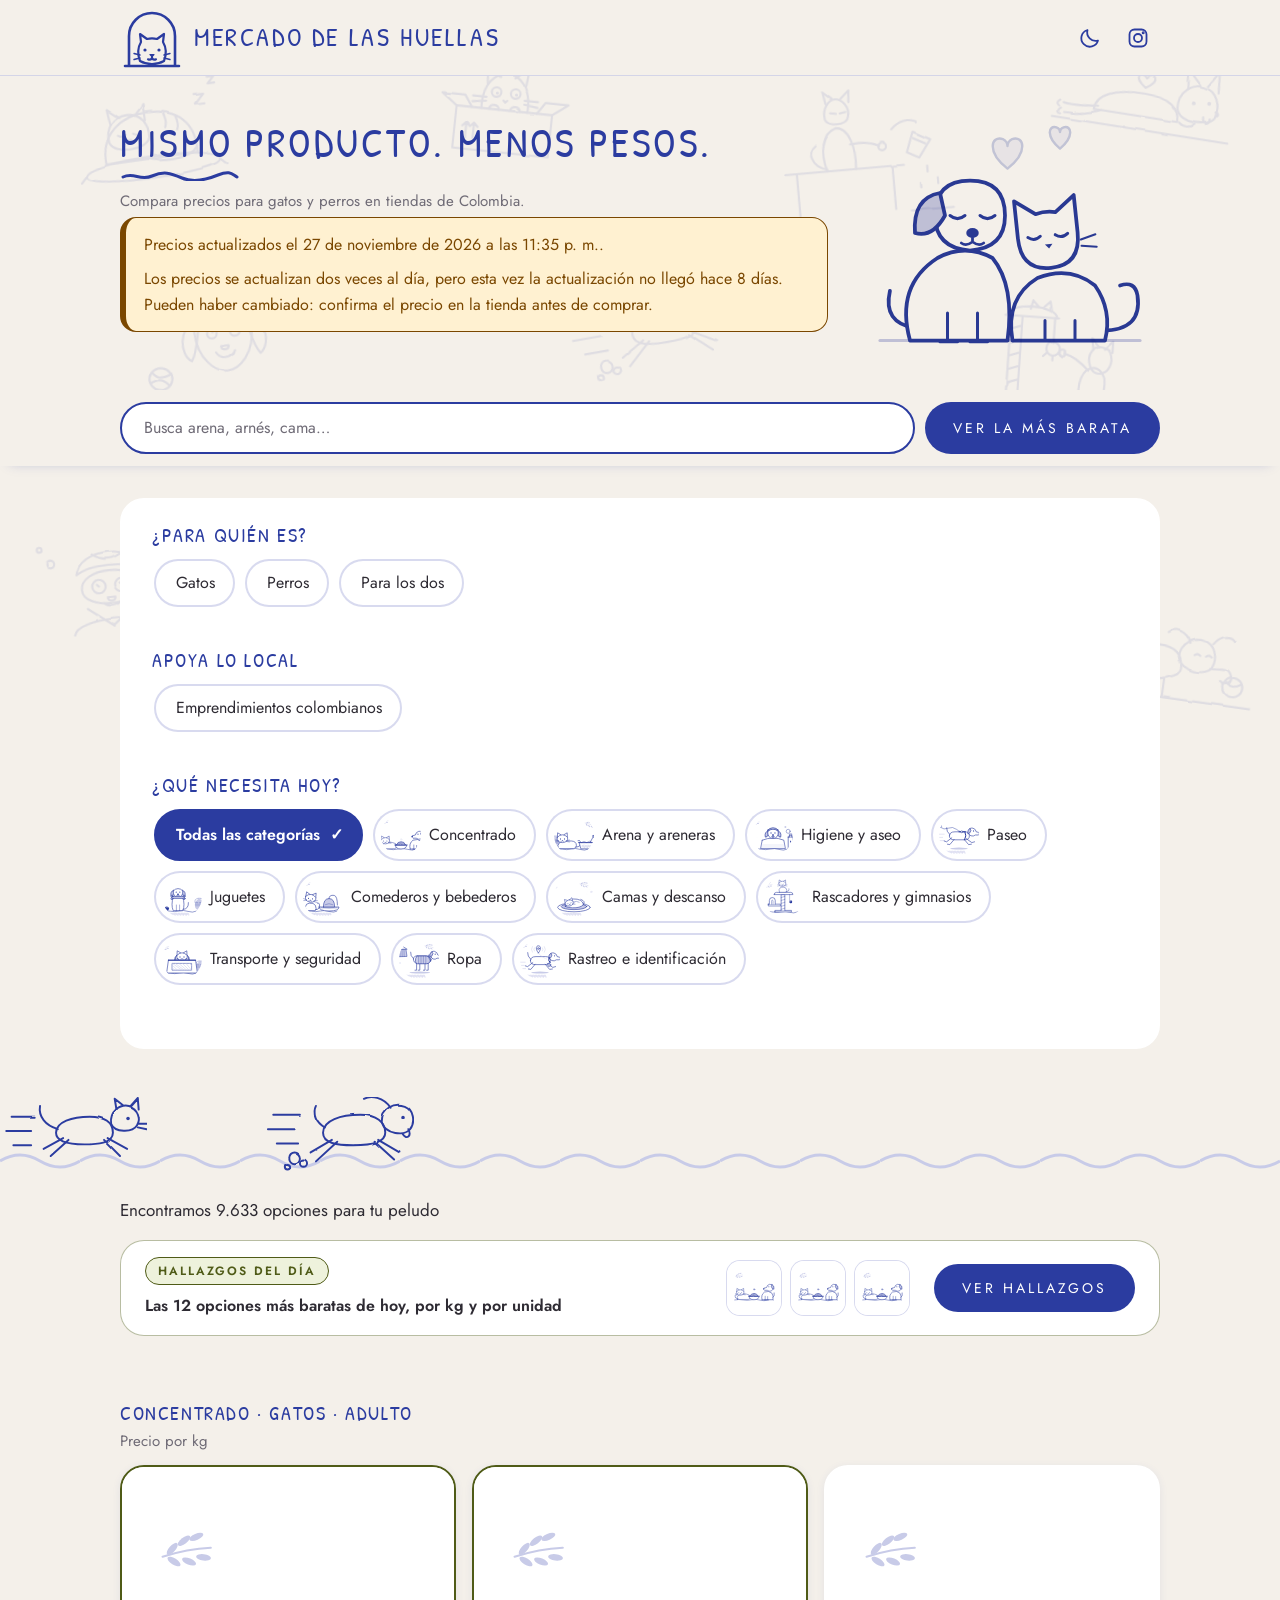
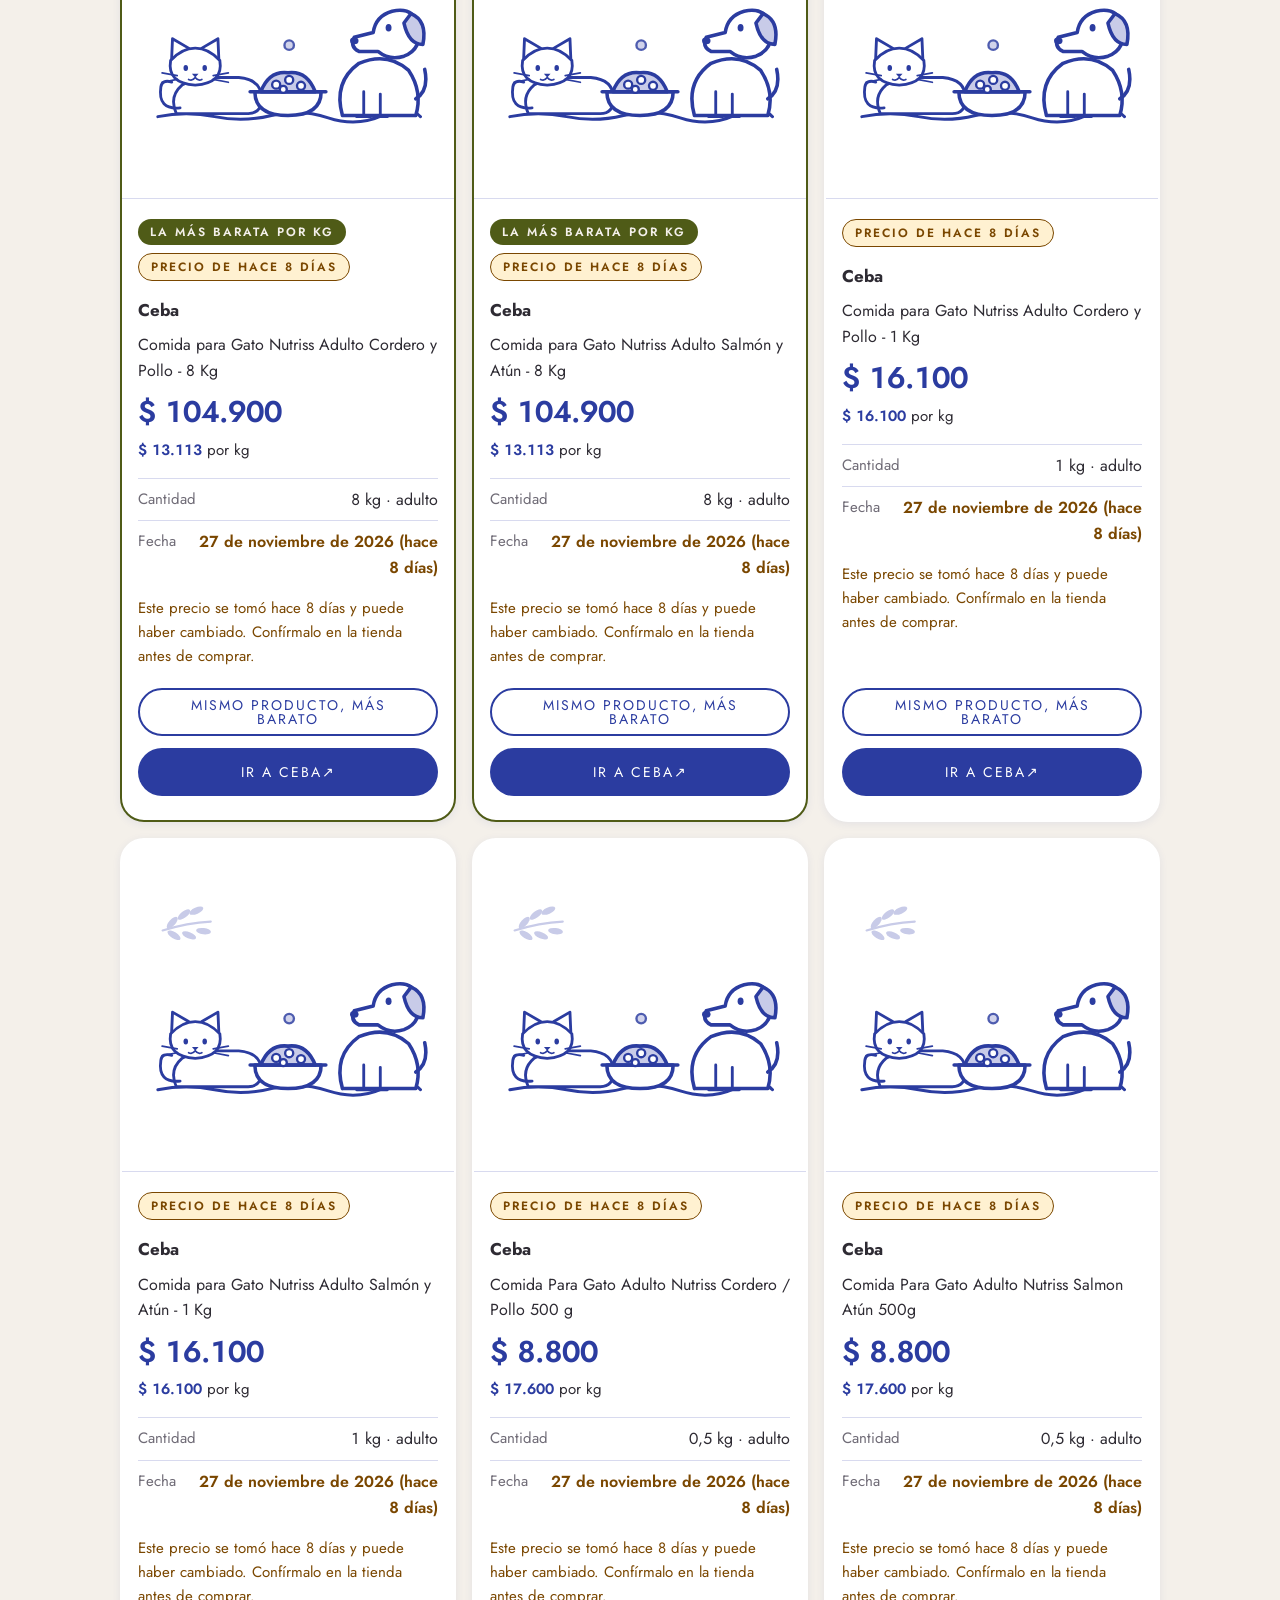
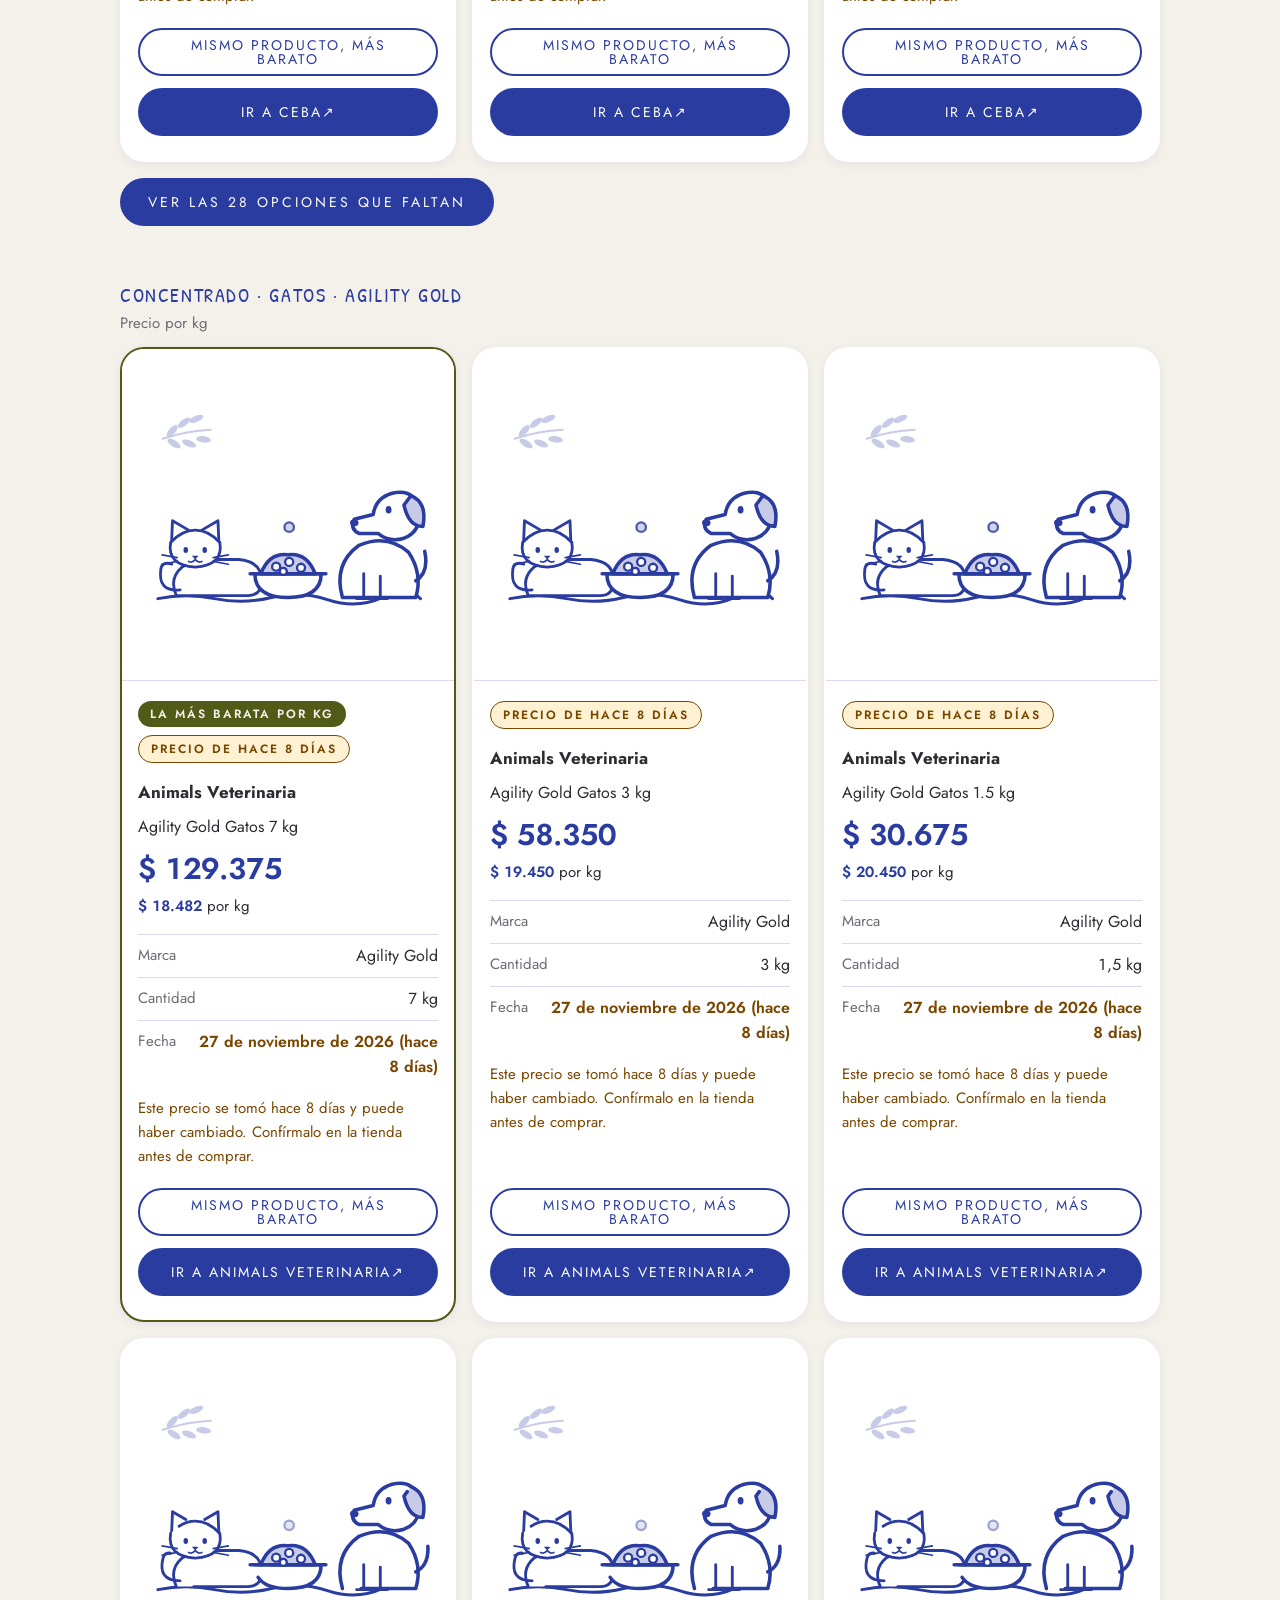
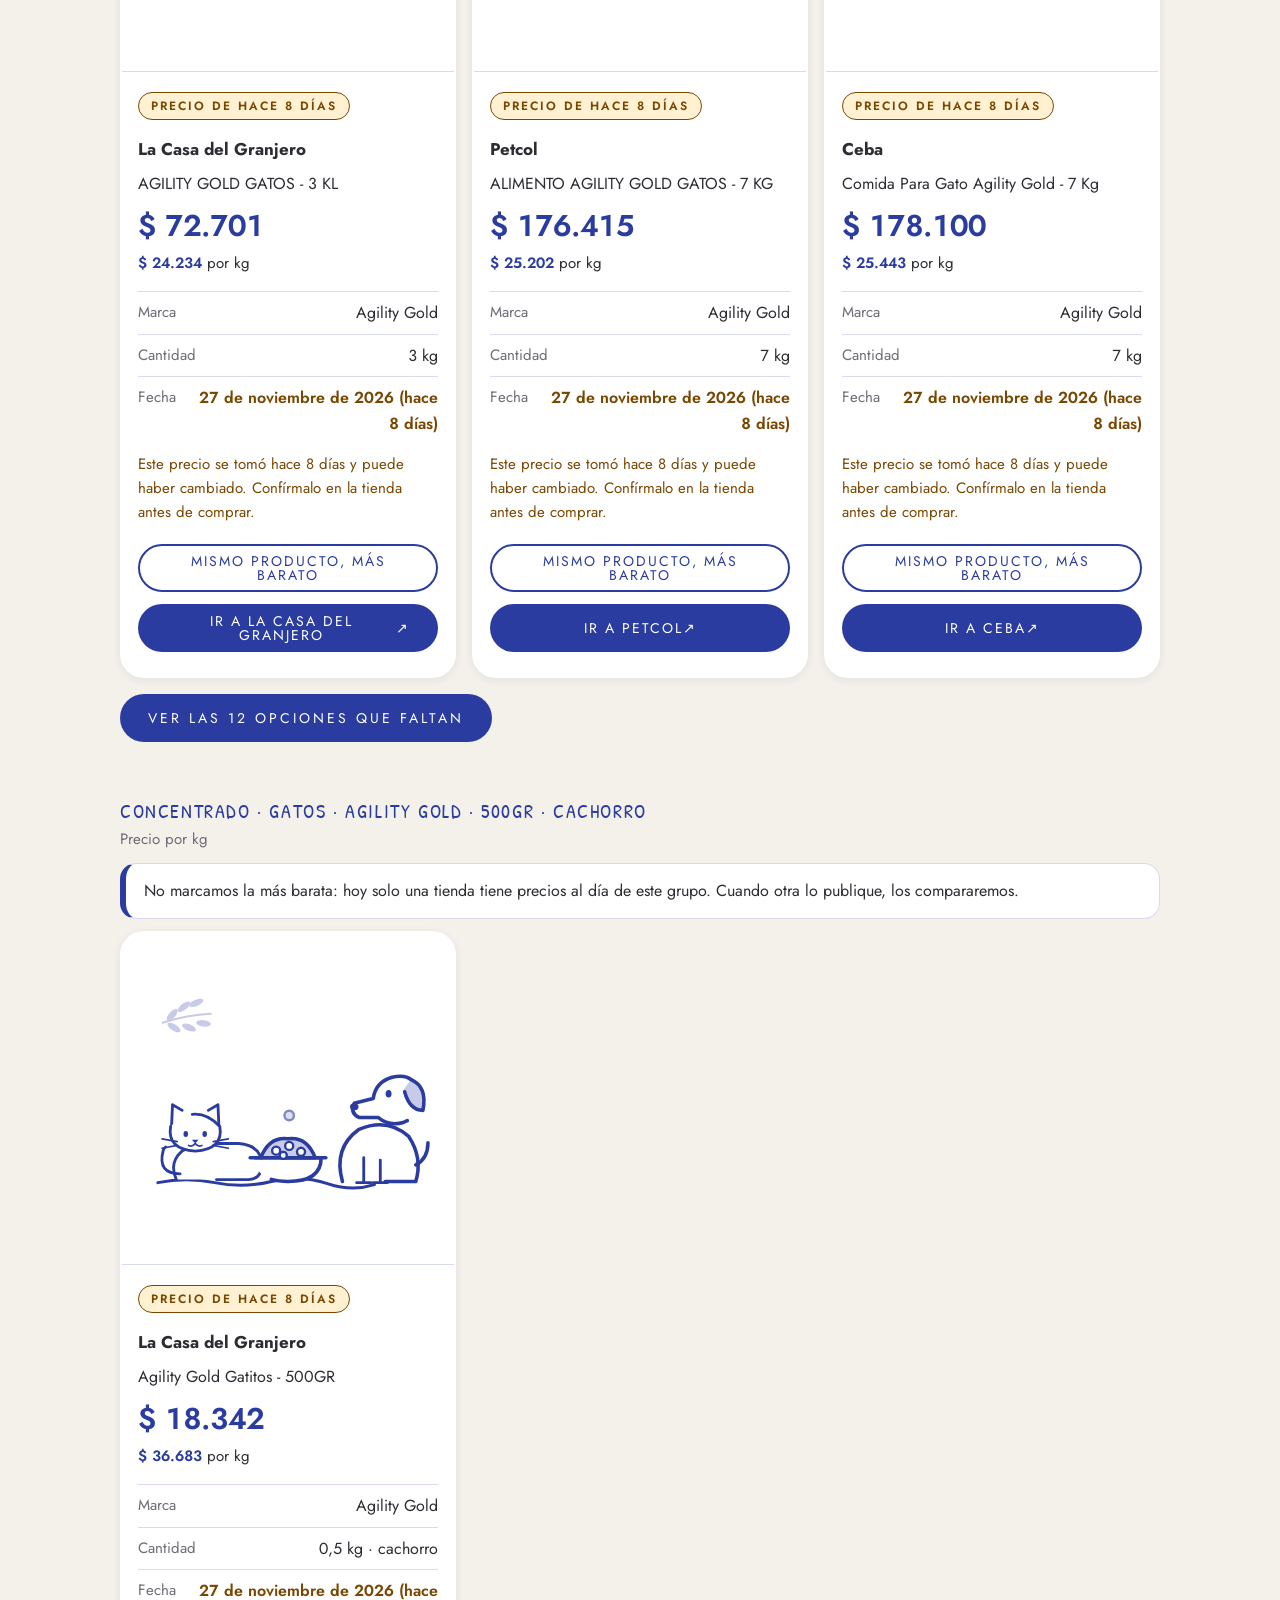
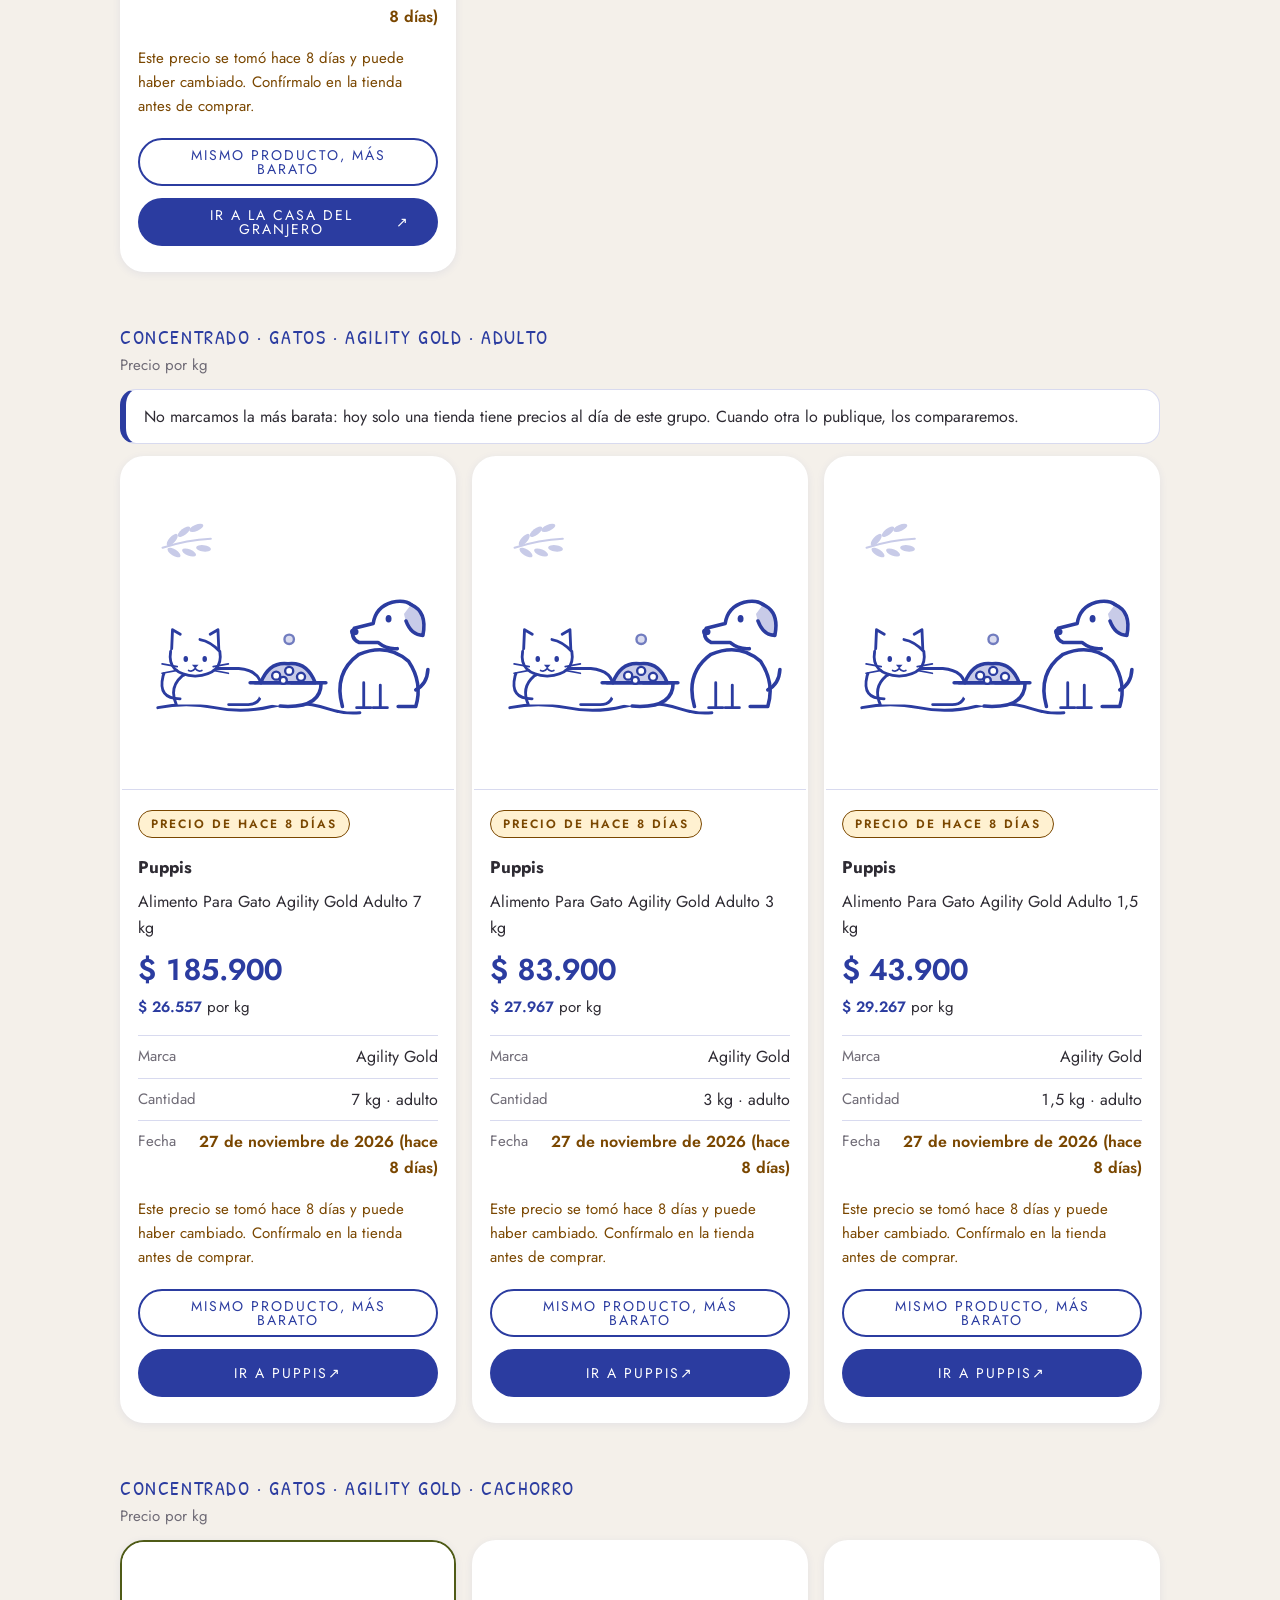
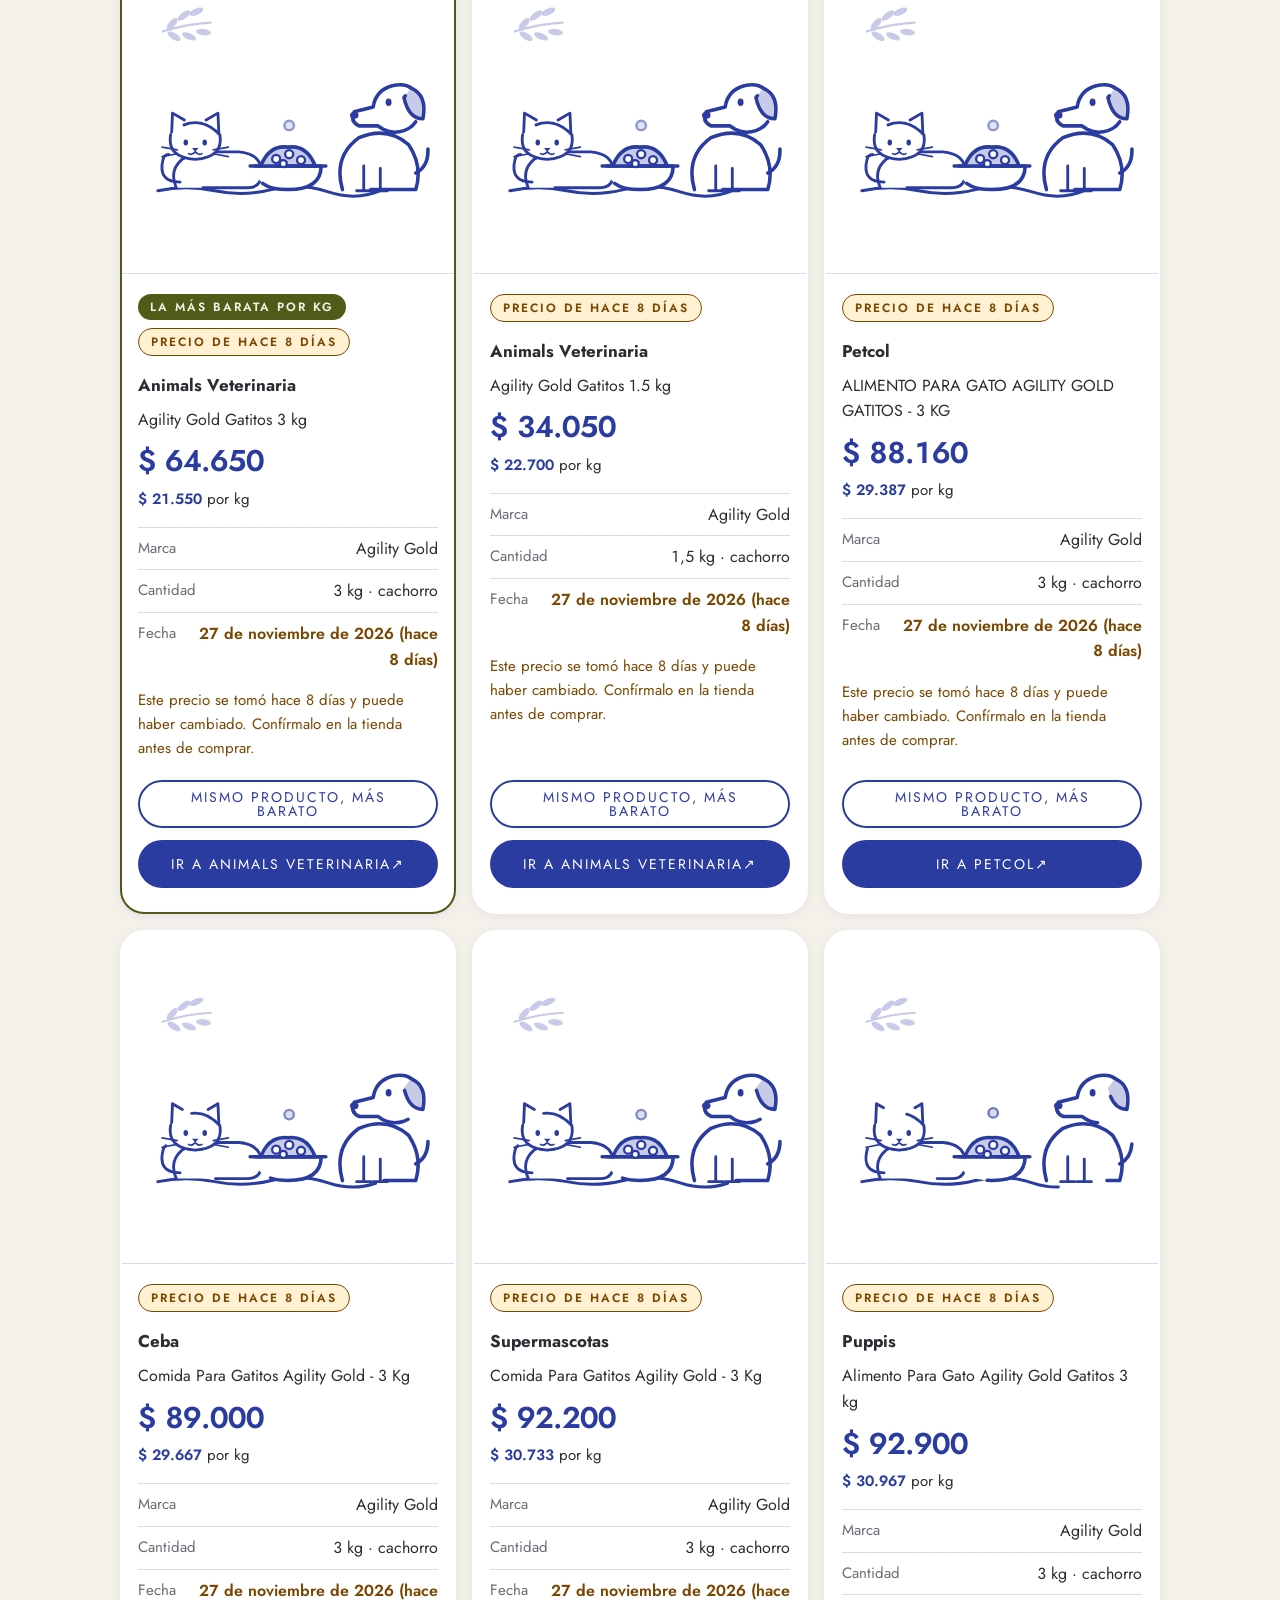
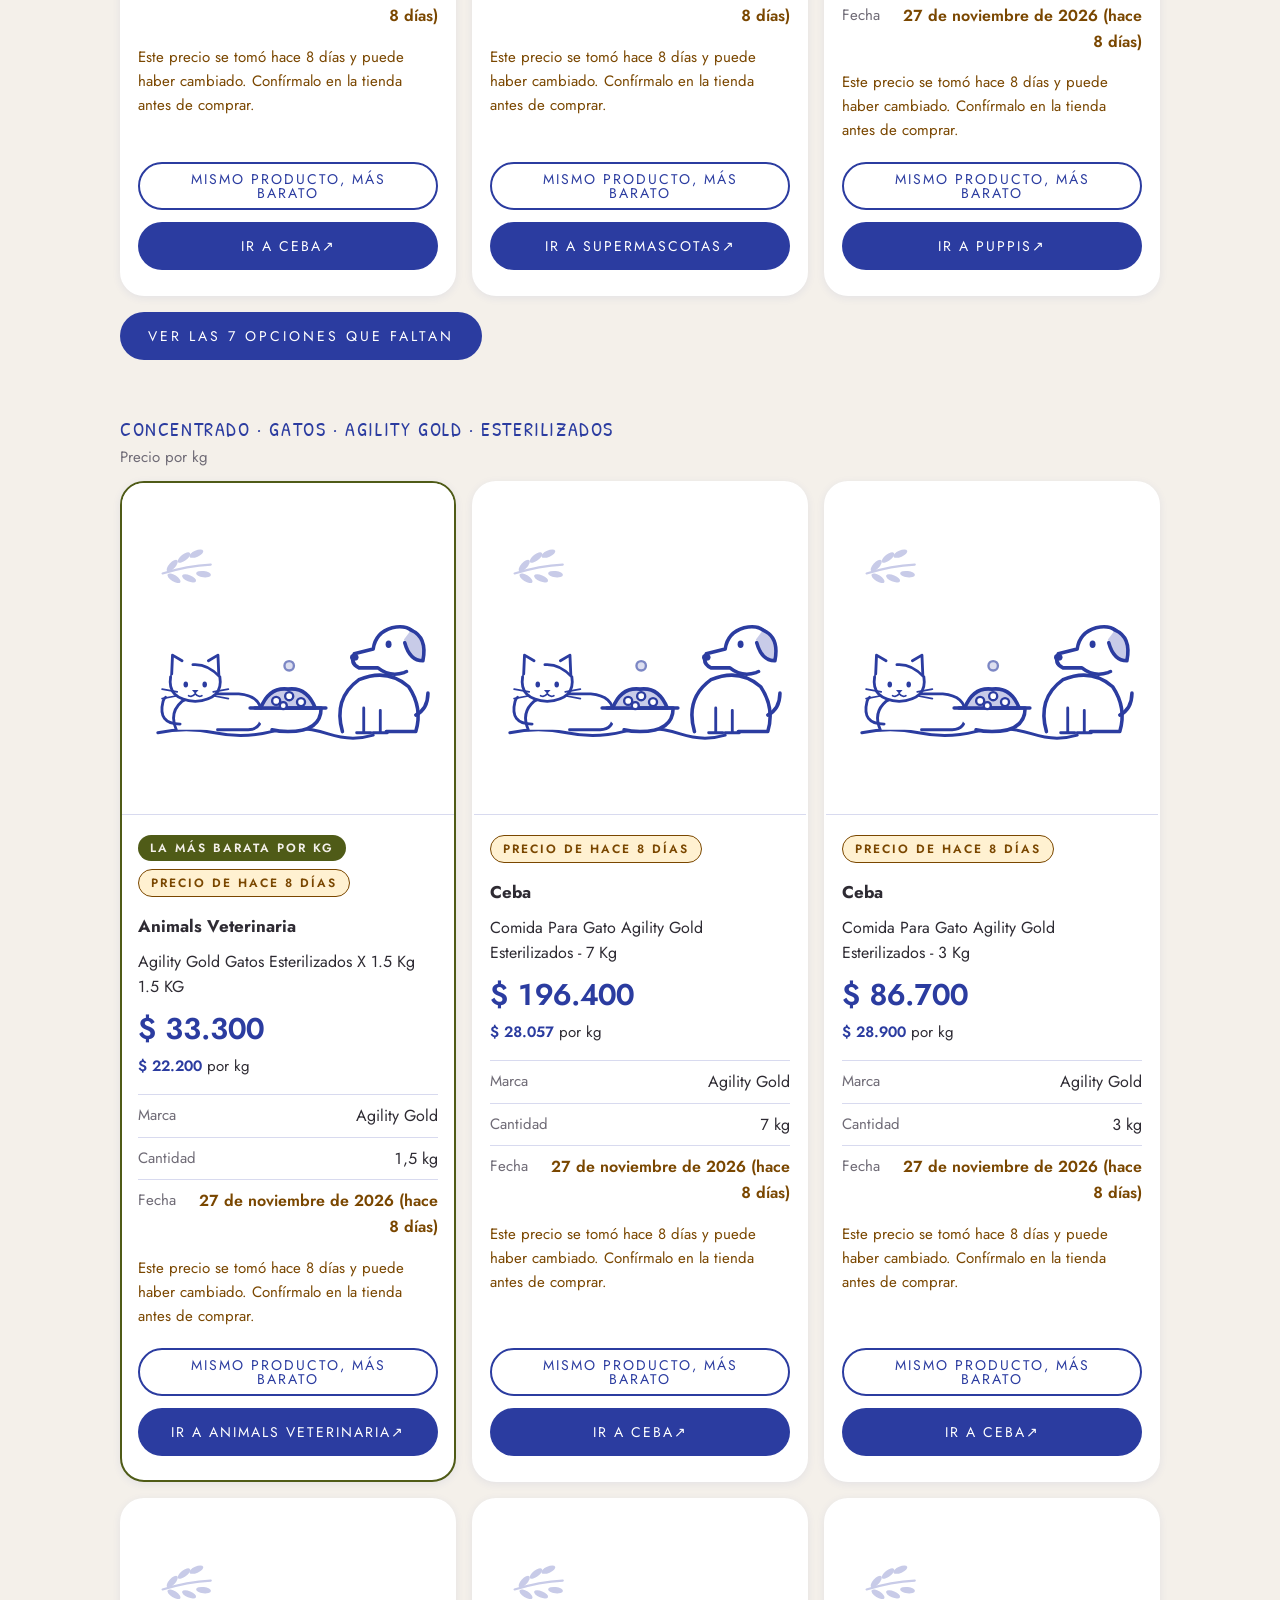
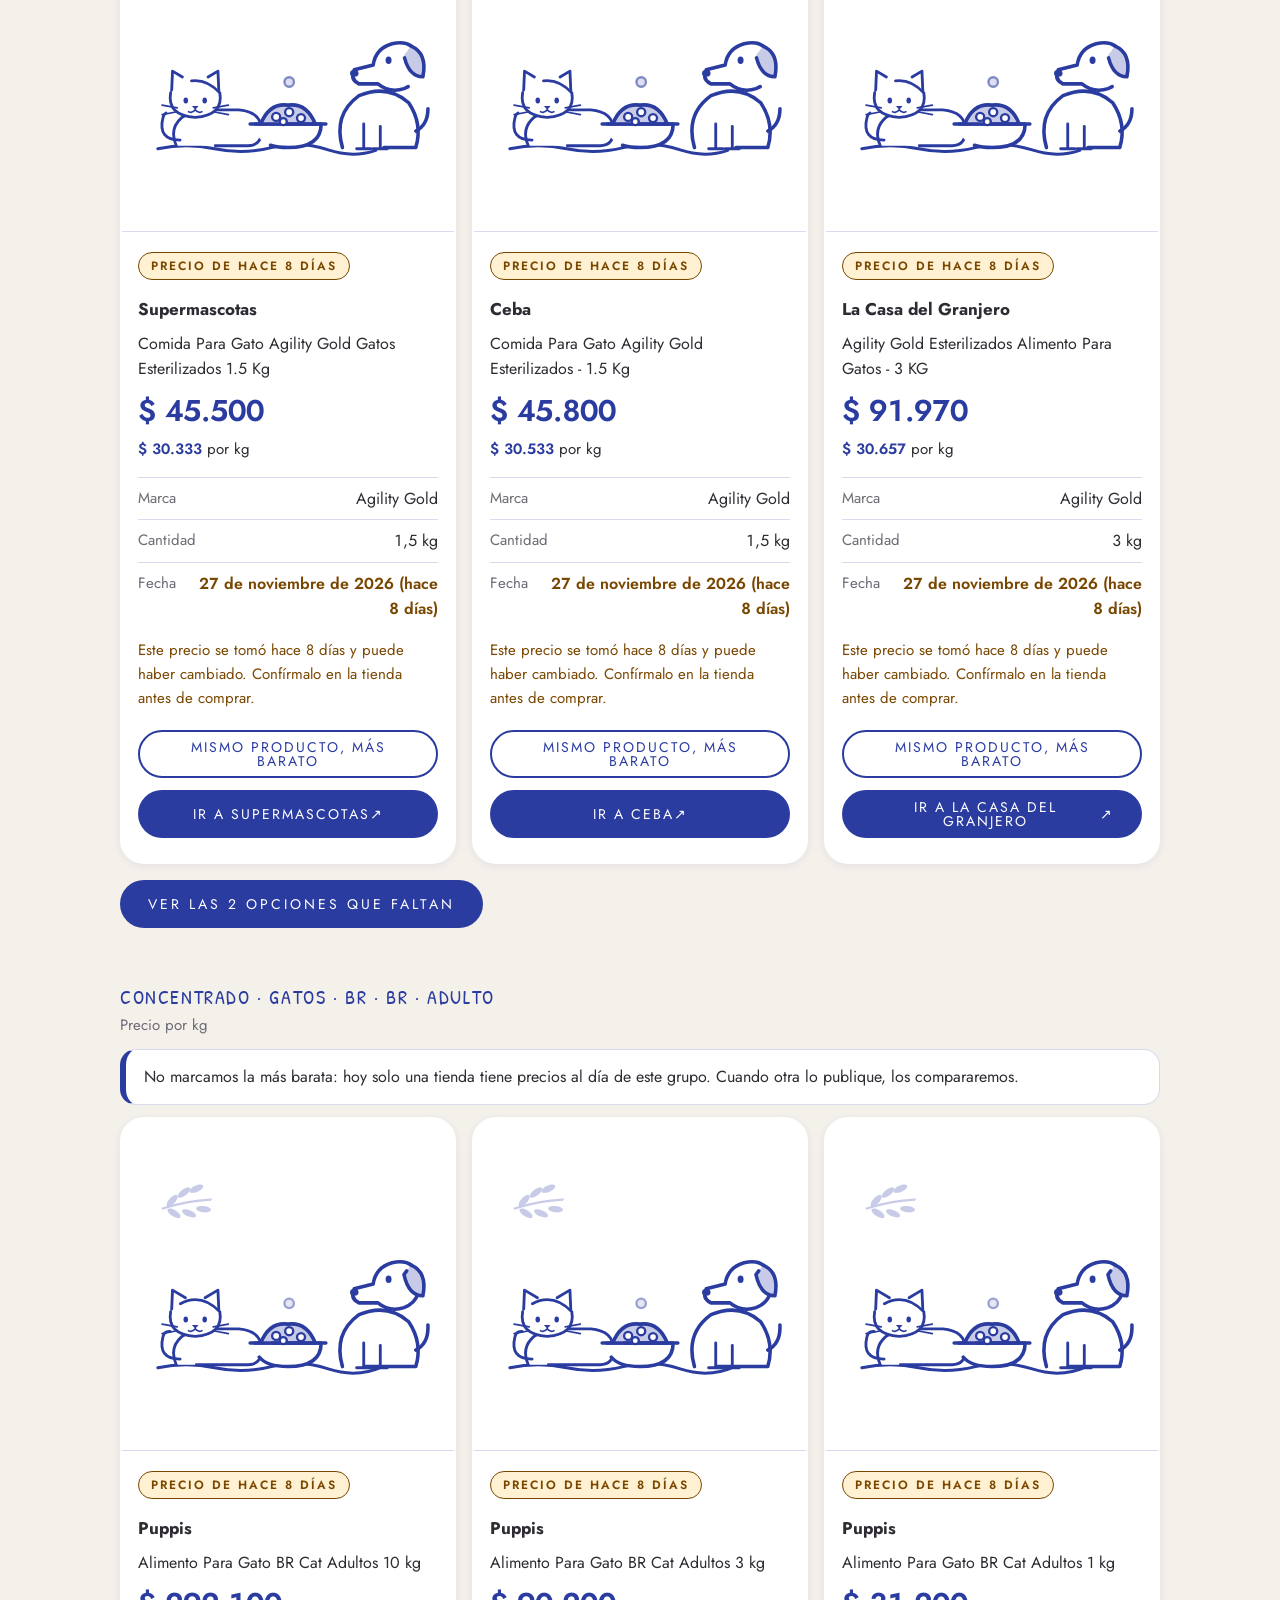
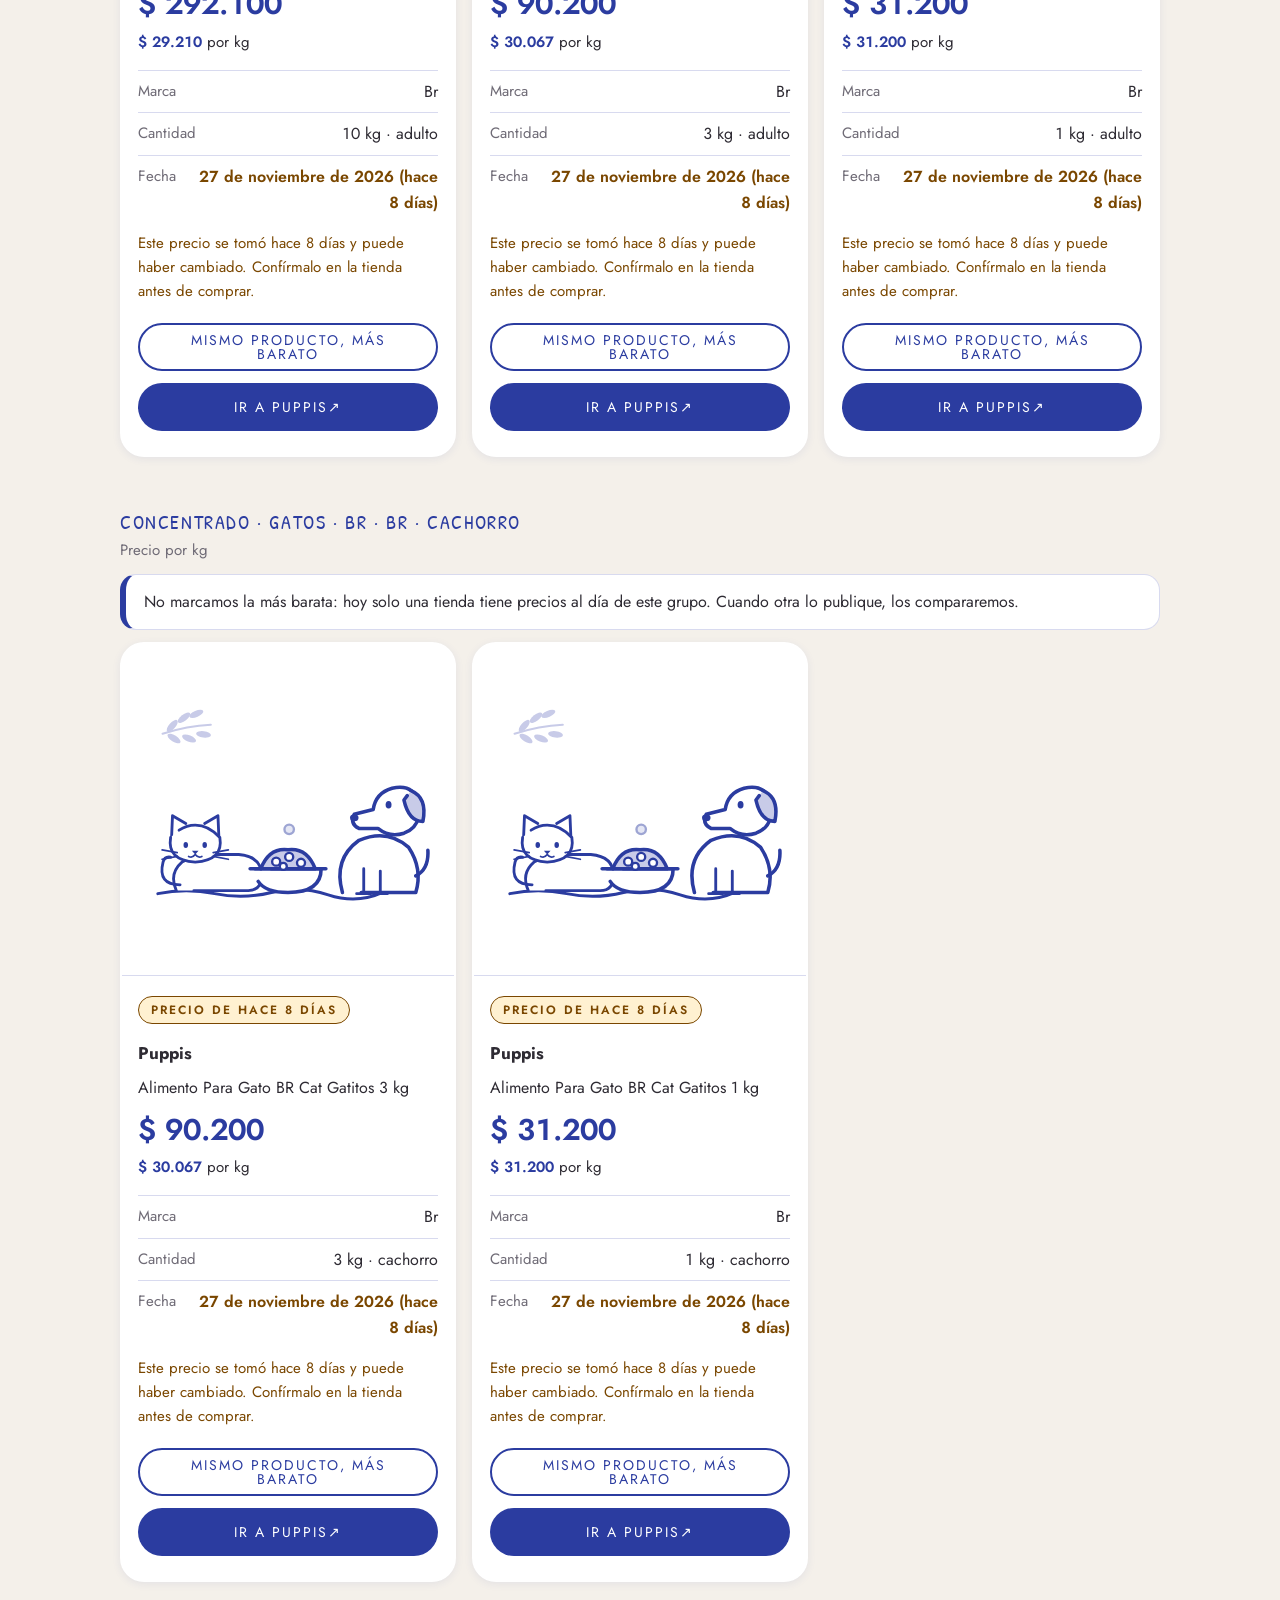
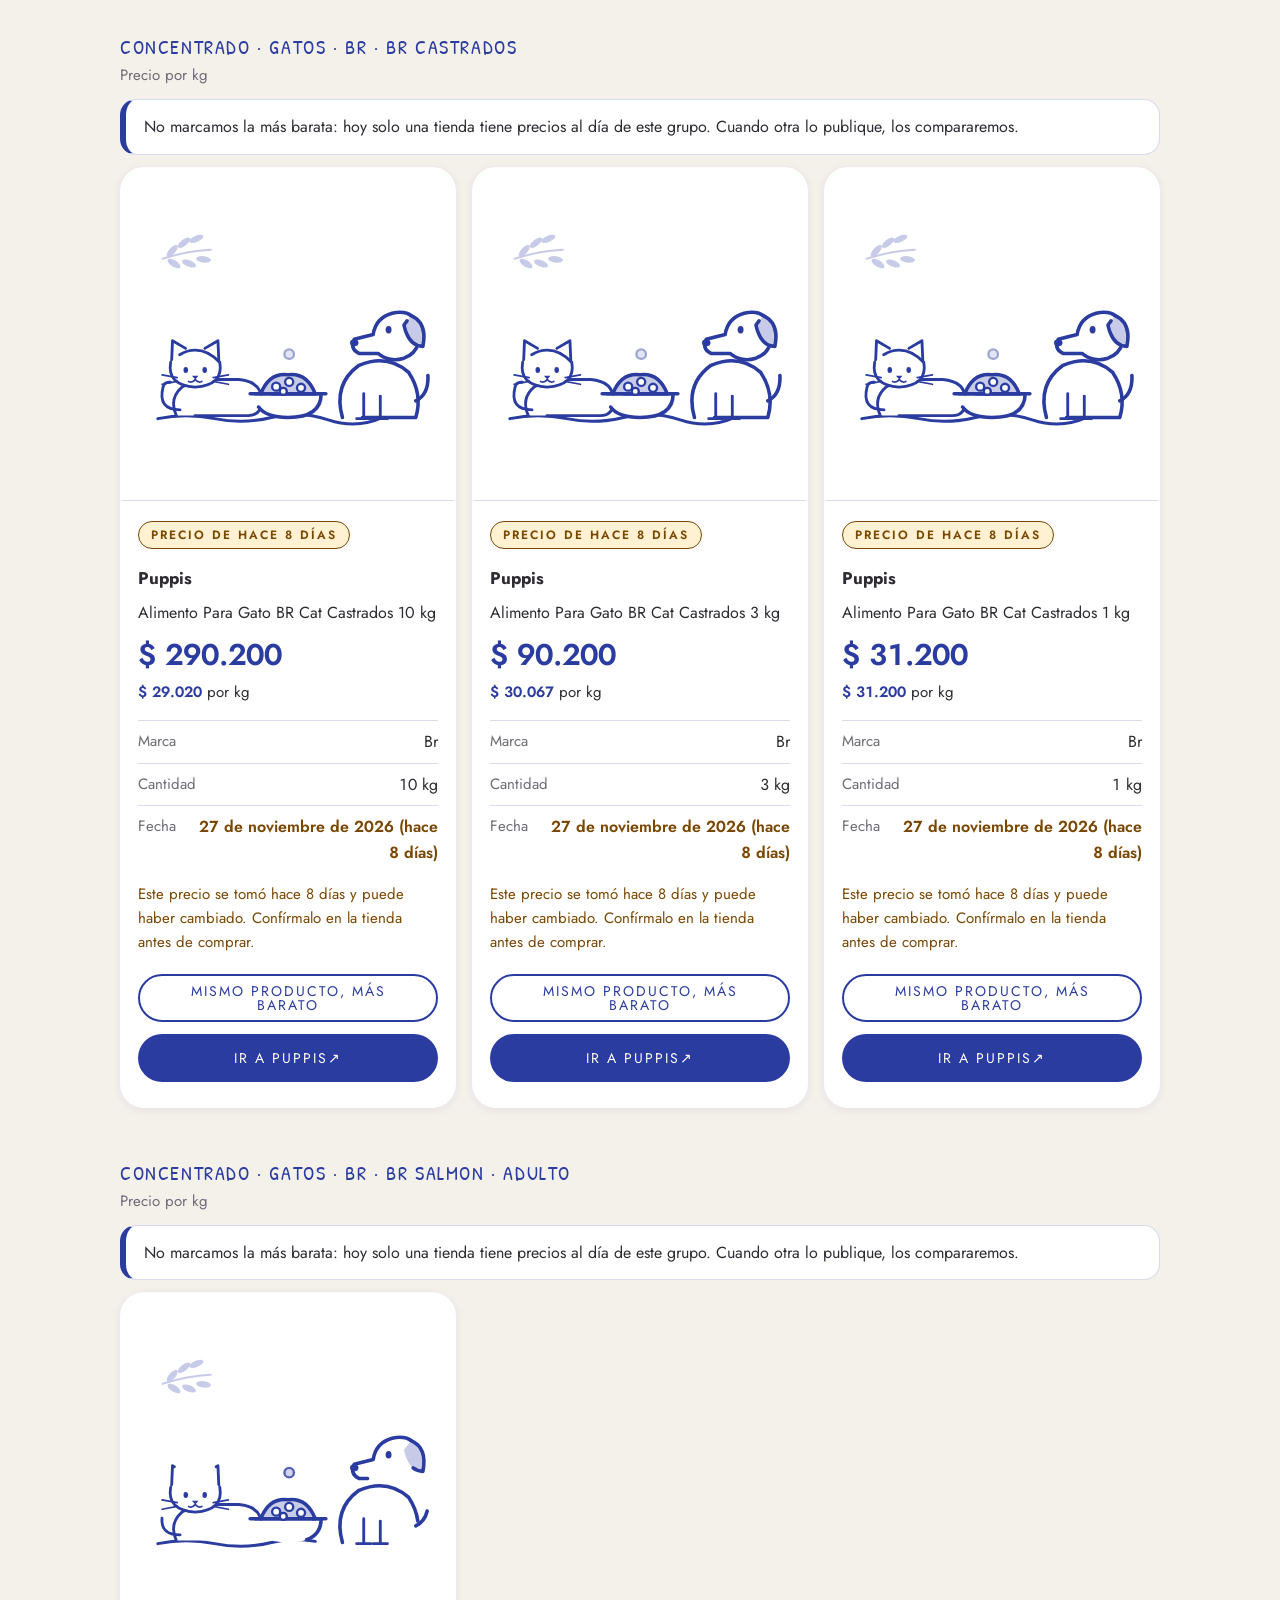
<file: index.html>
<!DOCTYPE html>
<html lang="es-CO">
<head>
<meta charset="utf-8">
<meta name="viewport" content="width=device-width, initial-scale=1">
<meta name="color-scheme" content="light">
<title>Mercado de las Huellas — Mismo producto. Menos pesos.</title>
<meta name="description" content="Compara precios de productos y accesorios para gatos y perros entre tiendas de Colombia.">
<script>
/* Aplica la elección guardada antes de pintar, para que no parpadee. Sin elección, manda el sistema. */
try { var t = localStorage.getItem('tema'); if (t === 'claro' || t === 'oscuro') document.documentElement.dataset.tema = t; } catch (e) {}
</script>
<link rel="preconnect" href="https://fonts.googleapis.com">
<link rel="preconnect" href="https://fonts.gstatic.com" crossorigin>
<link rel="icon" href="favicon.svg" type="image/svg+xml">
<link rel="stylesheet" href="https://fonts.googleapis.com/css2?family=Jost:wght@400;600&family=Patrick+Hand&display=swap">
<link rel="stylesheet" href="assets/css/marca.css">
<link rel="stylesheet" href="assets/css/app.css">
</head>
<body>
<div class="fondo" aria-hidden="true"><i></i><i></i><i></i><i></i><i></i><i></i><i></i><i></i><i></i><i></i><i></i><i></i></div>
<svg width="0" height="0" style="position:absolute" aria-hidden="true" focusable="false">
  <symbol id="logo" viewBox="0 0 64 64"><path d="M9 60V30a23 23 0 0 1 46 0v30M5 60h54"/>
<g stroke-width="2.2"><path d="M20 55C17 47 18 41 21 36L20 28l7 5q5-1.4 10 0l7-5-1 8c3 5 4 11 1 19-7 4-17 4-24 0Z"/><circle cx="25" cy="44" r="1.6" fill="currentColor" stroke="none"/><circle cx="39" cy="44" r="1.6" fill="currentColor" stroke="none"/><path d="M30 48.5h4l-2 2.2z" fill="currentColor" stroke-width="1.2"/><path d="M32 50.7v2M32 52.7q-2 1.6-4 .6M32 52.7q2 1.6 4 .6"/><path d="M20 49l-6 -1.5M20 52l-6 1.5M44 49l6-1.5M44 52l6 1.5" stroke-width="1.4"/></g></symbol>
</svg>


<header class="nav">
  <div class="contenedor nav__fila">
    <a class="marca" href="./"><svg class="logo" viewBox="0 0 64 64" fill="none" stroke="currentColor" stroke-width="2.6" stroke-linecap="round" stroke-linejoin="round" aria-hidden="true"><use href="#logo"/></svg><b>Mercado de las Huellas</b></a>
    <div class="nav__acciones">
      <button class="icono-boton" id="tema" type="button" role="switch" aria-checked="false" aria-label="Modo oscuro">
        <svg class="icono-luna" viewBox="0 0 24 24" aria-hidden="true"><path d="M20 14.5A8.5 8.5 0 0 1 9.5 4 8.5 8.5 0 1 0 20 14.5Z"/></svg>
        <svg class="icono-sol" viewBox="0 0 24 24" aria-hidden="true"><circle cx="12" cy="12" r="4.5"/><path d="M12 2.5v2.5M12 19v2.5M2.5 12H5M19 12h2.5M5.3 5.3l1.8 1.8M16.9 16.9l1.8 1.8M5.3 18.7l1.8-1.8M16.9 7.1l1.8-1.8"/></svg>
      </button>
      <a class="icono-boton" data-instagram target="_blank" rel="noopener">
        <svg viewBox="0 0 24 24" aria-hidden="true"><rect x="3.5" y="3.5" width="17" height="17" rx="5"/><circle cx="12" cy="12" r="4"/><circle cx="17.2" cy="6.8" r=".6"/></svg>
        <span class="solo-lectores">Instagram de Mercado de las Huellas (se abre en una pestaña nueva)</span>
      </a>
    </div>
  </div>
</header>

<section class="portada">
  <div class="contenedor portada__fila">
    <div>
      <h1>Mismo producto. Menos pesos.</h1>
      <p class="apoyo">Compara precios para gatos y perros en tiendas de Colombia.</p>
      <div id="actualizacion"></div>
    </div>
    <img class="portada__ilus ilus-linea" src="assets/ilustraciones/gato-y-perro-carino.svg" alt="Un gato y un perro dándose cariño" width="240" height="200">
  </div>
</section>

<div class="buscador">
  <div class="contenedor">
    <form id="form-busqueda" role="search" autocomplete="off">
      <label class="solo-lectores" for="buscar">Buscar por producto, marca o categoría</label>
      <input id="buscar" type="search" placeholder="Busca arena, arnés, cama…" enterkeyhint="search">
      <button class="boton" type="submit">Ver la más barata</button>
    </form>
  </div>
</div>
<p class="solo-lectores" id="anuncio" role="status" aria-live="polite"></p>

<main>
  <section class="seccion seccion--filtros" id="filtros" aria-label="Filtros">
    <div class="contenedor">
      <div class="tarjeta filtros">
        <div class="filtro" role="group" aria-labelledby="t-especie">
          <h2 class="filtro__titulo" id="t-especie">¿Para quién es?</h2>
          <div class="chips-envoltorio"><div class="chips" id="chips-especie"></div></div>
        </div>
        <div class="filtro" role="group" aria-labelledby="t-local">
          <h2 class="filtro__titulo" id="t-local">Apoya lo local</h2>
          <div class="chips-envoltorio"><div class="chips" id="chips-local"></div></div>
        </div>
        <div class="filtro" role="group" aria-labelledby="t-categoria">
          <h2 class="filtro__titulo" id="t-categoria">¿Qué necesita hoy?</h2>
          <div class="chips-envoltorio" id="envoltorio-categoria">
            <button class="flecha flecha--ant" type="button" tabindex="-1" aria-hidden="true" hidden>‹</button>
            <div class="chips" id="chips-categoria"></div>
            <button class="flecha flecha--sig" type="button" tabindex="-1" aria-hidden="true" hidden>›</button>
          </div>
        </div>
        <div class="filtro" role="group" aria-labelledby="t-marca" id="filtro-marca" hidden>
          <h2 class="filtro__titulo" id="t-marca">¿De qué marca?</h2>
          <div class="chips-envoltorio" id="envoltorio-marca">
            <button class="flecha flecha--ant" type="button" tabindex="-1" aria-hidden="true" hidden>‹</button>
            <div class="chips" id="chips-marca"></div>
            <button class="flecha flecha--sig" type="button" tabindex="-1" aria-hidden="true" hidden>›</button>
          </div>
        </div>
        <div class="filtro" role="group" aria-labelledby="t-sub" id="filtro-sub" hidden>
          <h2 class="filtro__titulo" id="t-sub">¿Qué tipo?</h2>
          <div class="chips-envoltorio" id="envoltorio-sub">
            <button class="flecha flecha--ant" type="button" tabindex="-1" aria-hidden="true" hidden>‹</button>
            <div class="chips" id="chips-sub"></div>
            <button class="flecha flecha--sig" type="button" tabindex="-1" aria-hidden="true" hidden>›</button>
          </div>
        </div>
        <p class="filtros__quitar"><button class="boton" id="quitar" type="button" hidden>Quitar filtros</button></p>
      </div>
    </div>
  </section>

  <div class="onda onda--asoma" aria-hidden="true">
    <div class="persecucion"><div class="pj pj--gato"><div class="pj__i"></div></div><div class="pj pj--perro"><div class="pj__i"></div></div></div>
  </div>

  <section class="seccion seccion--resultados" aria-label="Resultados">
    <div class="contenedor">
      <div id="estado"></div>
      <div id="resultados" hidden>
        <div id="avisos"></div>
        <p class="apoyo" id="conteo"></p>
        <aside class="hallazgos" id="bloque-resumen" aria-labelledby="t-hallazgos" hidden>
          <div class="hallazgos__texto">
            <span class="insignia insignia--barata">Hallazgos del día</span>
            <p id="t-hallazgos"></p>
          </div>
          <div class="hallazgos__mini" id="resumen" aria-hidden="true"></div>
          <a class="boton" href="hallazgos.html">Ver hallazgos</a>
        </aside>
        <div id="grupos"></div>
        <p class="mas"><button class="boton" id="ver-mas" type="button" hidden>Ver más grupos</button></p>
      </div>
    </div>
  </section>
</main>

<footer class="pie">
  <div class="contenedor">
    <a class="pie__marca" href="./"><svg class="logo" viewBox="0 0 64 64" fill="none" stroke="currentColor" stroke-width="2.6" stroke-linecap="round" stroke-linejoin="round" aria-hidden="true"><use href="#logo"/></svg><b>Mercado de las Huellas</b></a>
    <p class="pie__frase">Mismo producto. Menos pesos.</p>
    <div class="pie__columnas">
      <nav aria-labelledby="pie-explora"><h2 class="pie__titulo" id="pie-explora">Explora</h2><ul><li><a href="./?categoria=concentrado#filtros" data-categoria="concentrado">Concentrado</a></li><li><a href="./?categoria=arena#filtros" data-categoria="arena">Arena y areneras</a></li><li><a href="./?categoria=higiene#filtros" data-categoria="higiene">Higiene y aseo</a></li><li><a href="./?categoria=paseo#filtros" data-categoria="paseo">Paseo</a></li><li><a href="./?categoria=juguetes#filtros" data-categoria="juguetes">Juguetes</a></li><li><a href="./?categoria=comederos#filtros" data-categoria="comederos">Comederos y bebederos</a></li><li><a href="./?categoria=camas#filtros" data-categoria="camas">Camas y descanso</a></li><li><a href="./?categoria=rascadores#filtros" data-categoria="rascadores">Rascadores y gimnasios</a></li><li><a href="./?categoria=transporte#filtros" data-categoria="transporte">Transporte y seguridad</a></li><li><a href="./?categoria=ropa#filtros" data-categoria="ropa">Ropa</a></li><li><a href="./?categoria=rastreo#filtros" data-categoria="rastreo">Rastreo e identificación</a></li></ul></nav>
      <nav aria-labelledby="pie-quien"><h2 class="pie__titulo" id="pie-quien">Para quién</h2><ul>
        <li><a href="./?especie=gato#filtros" data-especie="gato">Gatos</a></li>
        <li><a href="./?especie=perro#filtros" data-especie="perro">Perros</a></li>
        <li><a href="./?especie=ambos#filtros" data-especie="ambos">Para los dos</a></li></ul></nav>
      <nav aria-labelledby="pie-ayuda"><h2 class="pie__titulo" id="pie-ayuda">Ayuda</h2><ul>
        <li><a class="boton boton--pie" href="./?sugerir=1" data-sugerir><svg class="ico" viewBox="0 0 24 24" aria-hidden="true"><path d="M5 4.5h14a1.5 1.5 0 0 1 1.5 1.5v9a1.5 1.5 0 0 1-1.5 1.5h-8.5L6 20.5V16.5H5A1.5 1.5 0 0 1 3.5 15V6A1.5 1.5 0 0 1 5 4.5Z"/></svg><span>Sugiere un producto</span></a></li>
        <li><a href="./?sugerir=1&amp;tipo=sumar" data-sugerir data-tipo="sumar"><svg class="ico" viewBox="0 0 24 24" aria-hidden="true"><path d="M4 9.5 5.5 4h13L20 9.5M4 9.5h16M4 9.5V20h16V9.5M9.5 20v-5.5h5V20"/></svg><span>¿Tienes una tienda? Súmate</span></a></li>
        <li><a href="como-funciona.html#como-comparamos"><svg class="ico" viewBox="0 0 24 24" aria-hidden="true"><circle cx="12" cy="12" r="8.5"/><path d="M12 11v5M12 8v.01"/></svg><span>Cómo comparamos los precios</span></a></li></ul></nav>
      <nav aria-labelledby="pie-sigue"><h2 class="pie__titulo" id="pie-sigue">Síguenos</h2><ul>
        <li><a data-instagram target="_blank" rel="noopener"><svg class="ico" viewBox="0 0 24 24" aria-hidden="true"><rect x="3.5" y="3.5" width="17" height="17" rx="5"/><circle cx="12" cy="12" r="4"/><circle cx="17.2" cy="6.8" r=".6"/></svg><span>Instagram<span class="solo-lectores"> (se abre en una pestaña nueva)</span></span></a></li></ul></nav>
    </div>
    <div class="pie__base">
      <p>© 2026 Mercado de las Huellas</p>
      <p>Mercado de las Huellas compara precios; no reemplaza la recomendación de tu veterinario.</p>
      <p><a href="como-funciona.html">Cómo funciona y privacidad</a></p>
      <p id="pie-fecha"></p>
    </div>
  </div>
</footer>

<script src="assets/js/logica.js"></script>
<script src="assets/js/tarjetas.js"></script>
<script src="assets/js/comun.js"></script>
<script src="assets/js/app.js"></script>
</body>
</html>
</file>
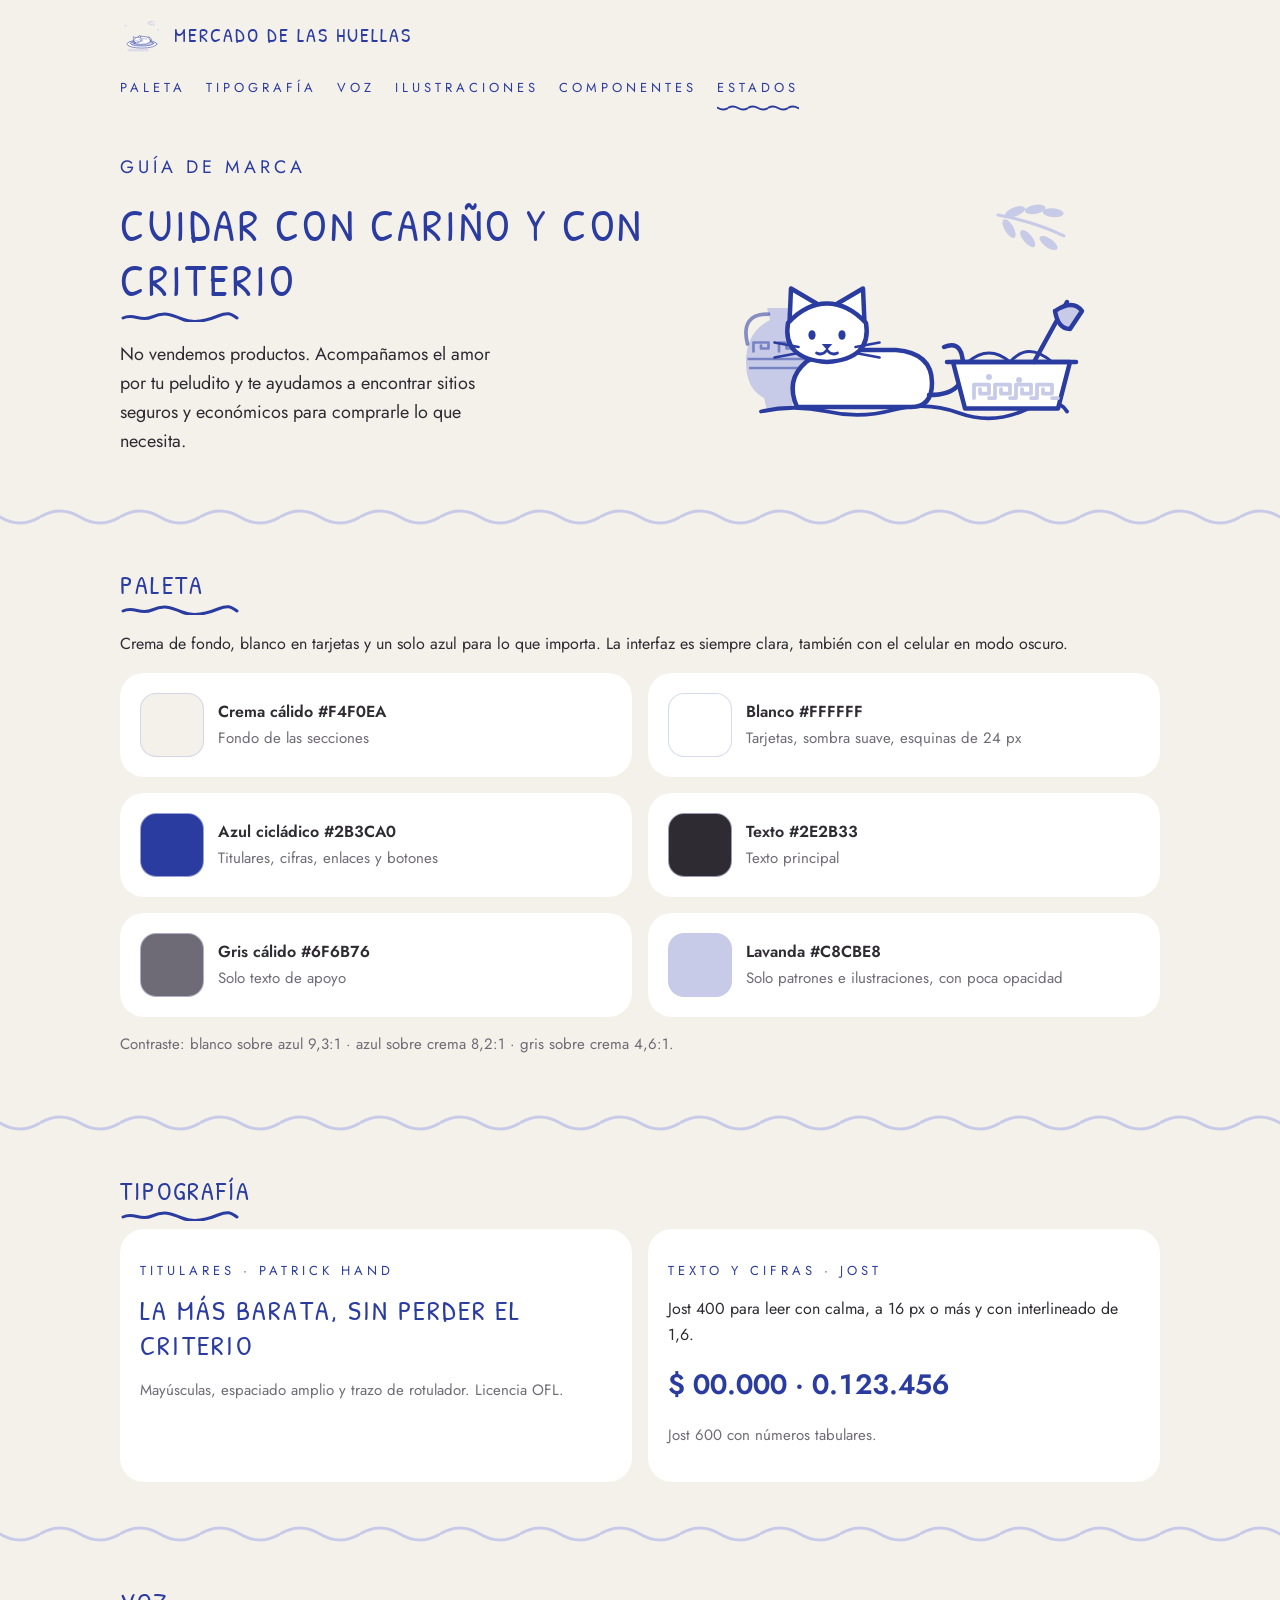
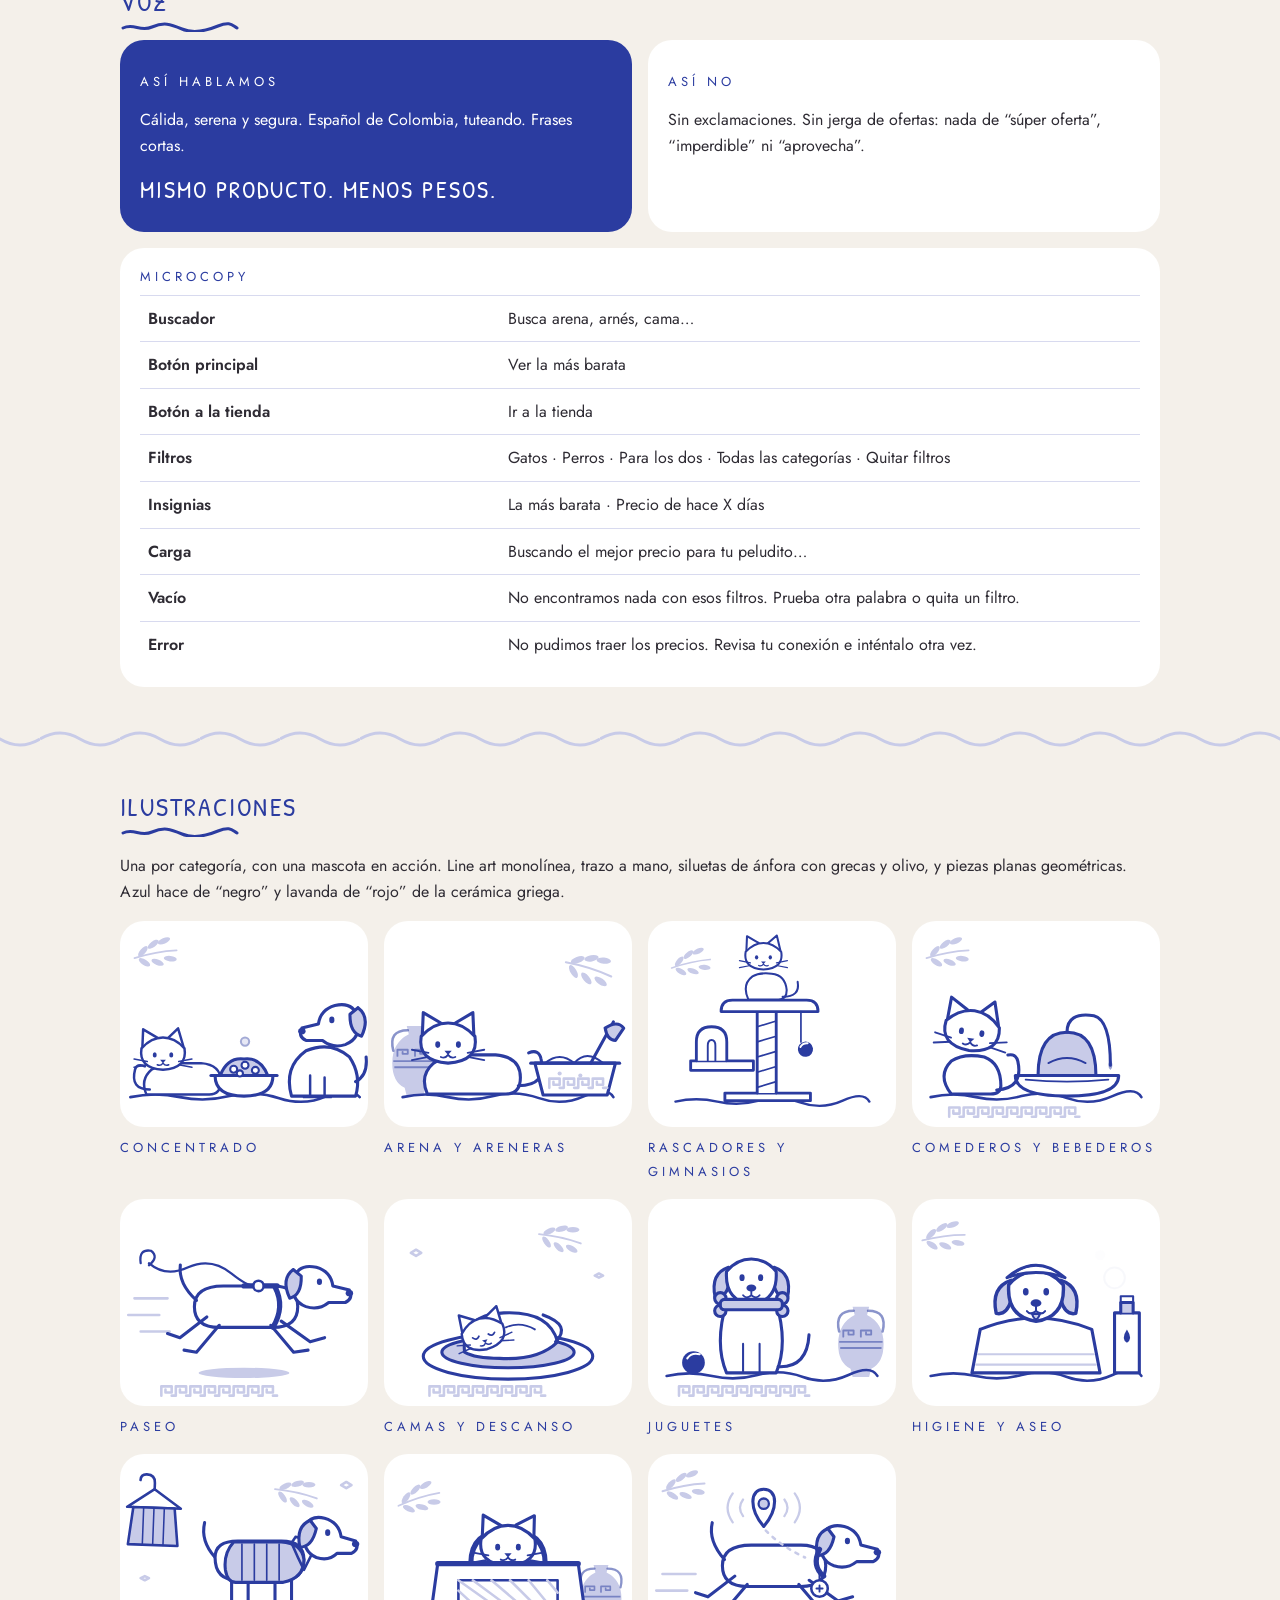
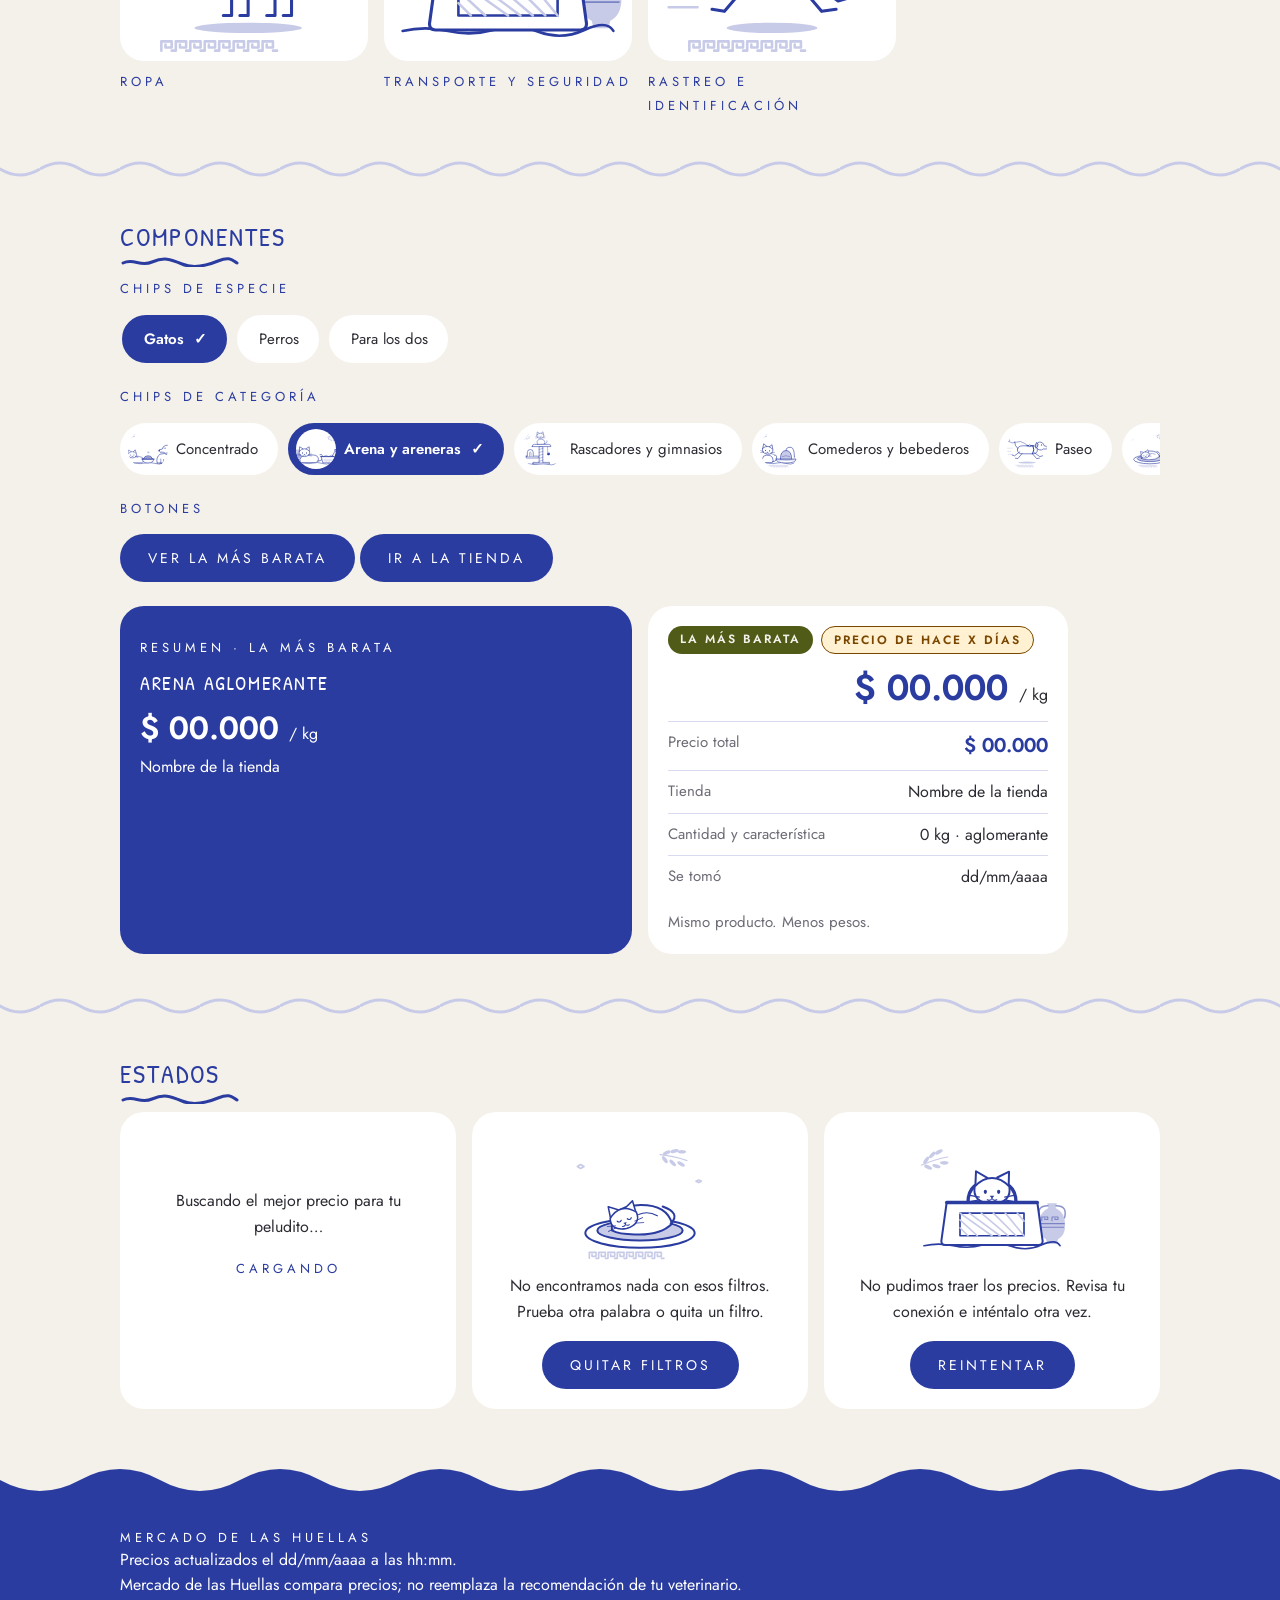
<file: brand.html>
<!doctype html>
<html lang="es-CO" data-tema="claro">
<head>
<meta charset="utf-8">
<meta name="viewport" content="width=device-width, initial-scale=1">
<meta name="color-scheme" content="light">
<meta name="theme-color" content="#F4F0EA">
<title>Marca · Mercado de las Huellas</title>
<link rel="preconnect" href="https://fonts.googleapis.com">
<link rel="preconnect" href="https://fonts.gstatic.com" crossorigin>
<link rel="stylesheet" href="https://fonts.googleapis.com/css2?family=Jost:wght@400;600&family=Patrick+Hand&display=swap">
<link rel="stylesheet" href="assets/css/marca.css">
</head>
<body>
<header class="cabecera">
  <div class="contenedor">
    <a class="marca" href="brand.html"><img src="assets/ilustraciones/camas.svg" alt="" width="44" height="37"><b>Mercado de las Huellas</b></a>
    <nav aria-label="Secciones de la marca">
      <ul class="menu">
        <li><a href="#paleta" aria-current="true">Paleta</a></li>
        <li><a href="#tipografia">Tipografía</a></li>
        <li><a href="#voz">Voz</a></li>
        <li><a href="#ilustraciones">Ilustraciones</a></li>
        <li><a href="#componentes">Componentes</a></li>
        <li><a href="#estados">Estados</a></li>
      </ul>
    </nav>
    <div class="hero">
      <div>
        <p class="etiqueta">Guía de marca</p>
        <h1>Cuidar con cariño y con criterio</h1>
        <p>No vendemos productos. Acompañamos el amor por tu peludito y te ayudamos a encontrar sitios seguros y económicos para comprarle lo que necesita.</p>
      </div>
      <img src="assets/ilustraciones/arena-sanitaria.svg" alt="Gato sentado como pan junto a su arenero, con una ánfora y una rama de olivo" width="360" height="300">
    </div>
  </div>
</header>

<div class="onda" aria-hidden="true"></div>

<main>
<section class="seccion" id="paleta">
  <div class="contenedor">
    <h2>Paleta</h2>
    <p>Crema de fondo, blanco en tarjetas y un solo azul para lo que importa. La interfaz es siempre clara, también con el celular en modo oscuro.</p>
    <div class="rejilla rejilla--2">
      <div class="tarjeta muestra"><i style="background:#F4F0EA"></i><div><b>Crema cálido #F4F0EA</b><span class="apoyo">Fondo de las secciones</span></div></div>
      <div class="tarjeta muestra"><i style="background:#FFFFFF"></i><div><b>Blanco #FFFFFF</b><span class="apoyo">Tarjetas, sombra suave, esquinas de 24 px</span></div></div>
      <div class="tarjeta muestra"><i style="background:#2B3CA0"></i><div><b>Azul cicládico #2B3CA0</b><span class="apoyo">Titulares, cifras, enlaces y botones</span></div></div>
      <div class="tarjeta muestra"><i style="background:#2E2B33"></i><div><b>Texto #2E2B33</b><span class="apoyo">Texto principal</span></div></div>
      <div class="tarjeta muestra"><i style="background:#6F6B76"></i><div><b>Gris cálido #6F6B76</b><span class="apoyo">Solo texto de apoyo</span></div></div>
      <div class="tarjeta muestra"><i style="background:#C8CBE8"></i><div><b>Lavanda #C8CBE8</b><span class="apoyo">Solo patrones e ilustraciones, con poca opacidad</span></div></div>
    </div>
    <p class="apoyo">Contraste: blanco sobre azul 9,3:1 · azul sobre crema 8,2:1 · gris sobre crema 4,6:1.</p>
  </div>
</section>

<div class="onda" aria-hidden="true"></div>

<section class="seccion" id="tipografia">
  <div class="contenedor">
    <h2>Tipografía</h2>
    <div class="rejilla rejilla--2">
      <div class="tarjeta">
        <p class="etiqueta">Titulares · Patrick Hand</p>
        <h3 style="font-size:1.75rem">La más barata, sin perder el criterio</h3>
        <p class="apoyo">Mayúsculas, espaciado amplio y trazo de rotulador. Licencia OFL.</p>
      </div>
      <div class="tarjeta">
        <p class="etiqueta">Texto y cifras · Jost</p>
        <p>Jost 400 para leer con calma, a 16 px o más y con interlineado de 1,6.</p>
        <p class="cifra" style="font-size:1.75rem;margin:0">$ 00.000 · 0.123.456</p>
        <p class="apoyo">Jost 600 con números tabulares.</p>
      </div>
    </div>
  </div>
</section>

<div class="onda" aria-hidden="true"></div>

<section class="seccion" id="voz">
  <div class="contenedor">
    <h2>Voz</h2>
    <div class="rejilla rejilla--2">
      <div class="tarjeta tarjeta--azul">
        <p class="etiqueta">Así hablamos</p>
        <p>Cálida, serena y segura. Español de Colombia, tuteando. Frases cortas.</p>
        <h3 style="font-size:1.5rem">Mismo producto. Menos pesos.</h3>
      </div>
      <div class="tarjeta">
        <p class="etiqueta">Así no</p>
        <p>Sin exclamaciones. Sin jerga de ofertas: nada de “súper oferta”, “imperdible” ni “aprovecha”.</p>
      </div>
    </div>
    <div class="tarjeta" style="margin-top:16px">
      <table class="voz">
        <caption class="etiqueta" style="text-align:left;padding-bottom:8px">Microcopy</caption>
        <tbody>
          <tr><th scope="row">Buscador</th><td>Busca arena, arnés, cama…</td></tr>
          <tr><th scope="row">Botón principal</th><td>Ver la más barata</td></tr>
          <tr><th scope="row">Botón a la tienda</th><td>Ir a la tienda</td></tr>
          <tr><th scope="row">Filtros</th><td>Gatos · Perros · Para los dos · Todas las categorías · Quitar filtros</td></tr>
          <tr><th scope="row">Insignias</th><td>La más barata · Precio de hace X días</td></tr>
          <tr><th scope="row">Carga</th><td>Buscando el mejor precio para tu peludito…</td></tr>
          <tr><th scope="row">Vacío</th><td>No encontramos nada con esos filtros. Prueba otra palabra o quita un filtro.</td></tr>
          <tr><th scope="row">Error</th><td>No pudimos traer los precios. Revisa tu conexión e inténtalo otra vez.</td></tr>
        </tbody>
      </table>
    </div>
  </div>
</section>

<div class="onda" aria-hidden="true"></div>

<section class="seccion" id="ilustraciones">
  <div class="contenedor">
    <h2>Ilustraciones</h2>
    <p>Una por categoría, con una mascota en acción. Line art monolínea, trazo a mano, siluetas de ánfora con grecas y olivo, y piezas planas geométricas. Azul hace de “negro” y lavanda de “rojo” de la cerámica griega.</p>
    <div class="rejilla rejilla--4 galeria">
<figure><img src="assets/ilustraciones/concentrado.svg" alt="Perro y gato junto a su plato" width="240" height="200" loading="lazy"><figcaption><span class="etiqueta">Concentrado</span></figcaption></figure>
<figure><img src="assets/ilustraciones/arena-sanitaria.svg" alt="Gato sentado como pan junto a su arenero" width="240" height="200" loading="lazy"><figcaption><span class="etiqueta">Arena y areneras</span></figcaption></figure>
<figure><img src="assets/ilustraciones/gimnasios-rascadores.svg" alt="Gato sobre su gimnasio atrapando una bolita colgante" width="240" height="200" loading="lazy"><figcaption><span class="etiqueta">Rascadores y gimnasios</span></figcaption></figure>
<figure><img src="assets/ilustraciones/fuentes-comederos.svg" alt="Gato sentado frente a una fuente de agua" width="240" height="200" loading="lazy"><figcaption><span class="etiqueta">Comederos y bebederos</span></figcaption></figure>
<figure><img src="assets/ilustraciones/arneses-correas.svg" alt="Perro con arnés corriendo con la correa al viento" width="240" height="200" loading="lazy"><figcaption><span class="etiqueta">Paseo</span></figcaption></figure>
<figure><img src="assets/ilustraciones/camas.svg" alt="Gato durmiendo hecho un ovillo en su cama" width="240" height="200" loading="lazy"><figcaption><span class="etiqueta">Camas y descanso</span></figcaption></figure>
<figure><img src="assets/ilustraciones/juguetes-interactivos.svg" alt="Perro sentado con un hueso de juguete en la boca" width="240" height="200" loading="lazy"><figcaption><span class="etiqueta">Juguetes</span></figcaption></figure>
<figure><img src="assets/ilustraciones/shampoo-panos.svg" alt="Perro con toalla después del baño y burbujas" width="240" height="200" loading="lazy"><figcaption><span class="etiqueta">Higiene y aseo</span></figcaption></figure>
<figure><img src="assets/ilustraciones/ropa.svg" alt="Perro con su saco de lana junto a un abrigo colgado" width="240" height="200" loading="lazy"><figcaption><span class="etiqueta">Ropa</span></figcaption></figure>
<figure><img src="assets/ilustraciones/bolsos-transportadores.svg" alt="Gato asomado en su bolso transportador" width="240" height="200" loading="lazy"><figcaption><span class="etiqueta">Transporte y seguridad</span></figcaption></figure>
<figure><img src="assets/ilustraciones/rastreo.svg" alt="Perro con su placa y su GPS" width="240" height="200" loading="lazy"><figcaption><span class="etiqueta">Rastreo e identificación</span></figcaption></figure>
    </div>
  </div>
</section>

<div class="onda" aria-hidden="true"></div>

<section class="seccion" id="componentes">
  <div class="contenedor">
    <h2>Componentes</h2>
    <p class="etiqueta">Chips de especie</p>
    <div class="chips" role="group" aria-label="Especie">
      <button class="chip chip--solo" type="button" aria-pressed="true">Gatos</button>
      <button class="chip chip--solo" type="button" aria-pressed="false">Perros</button>
      <button class="chip chip--solo" type="button" aria-pressed="false">Para los dos</button>
    </div>
    <p class="etiqueta">Chips de categoría</p>
    <div class="chips" role="group" aria-label="Categoría">
<button class="chip" type="button" aria-pressed="false"><img src="assets/ilustraciones/concentrado.svg" alt="" width="40" height="40">Concentrado</button>
<button class="chip" type="button" aria-pressed="true"><img src="assets/ilustraciones/arena-sanitaria.svg" alt="" width="40" height="40">Arena y areneras</button>
<button class="chip" type="button" aria-pressed="false"><img src="assets/ilustraciones/gimnasios-rascadores.svg" alt="" width="40" height="40">Rascadores y gimnasios</button>
<button class="chip" type="button" aria-pressed="false"><img src="assets/ilustraciones/fuentes-comederos.svg" alt="" width="40" height="40">Comederos y bebederos</button>
<button class="chip" type="button" aria-pressed="false"><img src="assets/ilustraciones/arneses-correas.svg" alt="" width="40" height="40">Paseo</button>
<button class="chip" type="button" aria-pressed="false"><img src="assets/ilustraciones/camas.svg" alt="" width="40" height="40">Camas y descanso</button>
<button class="chip" type="button" aria-pressed="false"><img src="assets/ilustraciones/juguetes-interactivos.svg" alt="" width="40" height="40">Juguetes</button>
<button class="chip" type="button" aria-pressed="false"><img src="assets/ilustraciones/shampoo-panos.svg" alt="" width="40" height="40">Higiene y aseo</button>
<button class="chip" type="button" aria-pressed="false"><img src="assets/ilustraciones/ropa.svg" alt="" width="40" height="40">Ropa</button>
<button class="chip" type="button" aria-pressed="false"><img src="assets/ilustraciones/bolsos-transportadores.svg" alt="" width="40" height="40">Transporte y seguridad</button>
<button class="chip" type="button" aria-pressed="false"><img src="assets/ilustraciones/rastreo.svg" alt="" width="40" height="40">Rastreo e identificación</button>
    </div>
    <p class="etiqueta">Botones</p>
    <p><a class="boton" href="#componentes">Ver la más barata</a> <button class="boton" type="button">Ir a la tienda</button></p>

    <div class="rejilla rejilla--2" style="margin-top:24px">
      <div class="tarjeta tarjeta--azul">
        <p class="etiqueta">Resumen · La más barata</p>
        <h3>Arena aglomerante</h3>
        <p class="cifra" style="color:#fff;font-size:2rem;margin:0">$ 00.000 <small style="font-size:1rem;font-weight:400">/ kg</small></p>
        <p style="margin:0">Nombre de la tienda</p>
      </div>
      <article class="tarjeta producto" aria-label="Tarjeta de producto de muestra">
        <div class="insignias"><span class="insignia insignia--barata">La más barata</span><span class="insignia insignia--vieja">Precio de hace X días</span></div>
        <p class="cifra unidad" style="margin:0">$ 00.000 <small>/ kg</small></p>
        <dl>
          <div class="fila"><dt>Precio total</dt><dd class="cifra">$ 00.000</dd></div>
          <div class="fila"><dt>Tienda</dt><dd>Nombre de la tienda</dd></div>
          <div class="fila"><dt>Cantidad y característica</dt><dd>0 kg · aglomerante</dd></div>
          <div class="fila"><dt>Se tomó</dt><dd>dd/mm/aaaa</dd></div>
        </dl>
        <p class="apoyo" style="margin:8px 0 0">Mismo producto. Menos pesos.</p>
      </article>
    </div>
  </div>
</section>

<div class="onda" aria-hidden="true"></div>

<section class="seccion" id="estados">
  <div class="contenedor">
    <h2>Estados</h2>
    <div class="rejilla rejilla--2" style="grid-template-columns:repeat(auto-fit,minmax(min(100%,240px),1fr))">
      <div class="tarjeta estado" role="status">
        <div class="huellas" aria-hidden="true"><svg viewBox="0 0 36 44" aria-hidden="true"><ellipse cx="18" cy="32" rx="11" ry="9"/><ellipse cx="6" cy="19" rx="4.5" ry="6" transform="rotate(-18 6 19)"/><ellipse cx="14" cy="10" rx="4.5" ry="6.5"/><ellipse cx="23" cy="10" rx="4.5" ry="6.5"/><ellipse cx="31" cy="19" rx="4.5" ry="6" transform="rotate(18 31 19)"/></svg><svg viewBox="0 0 36 44" aria-hidden="true"><ellipse cx="18" cy="32" rx="11" ry="9"/><ellipse cx="6" cy="19" rx="4.5" ry="6" transform="rotate(-18 6 19)"/><ellipse cx="14" cy="10" rx="4.5" ry="6.5"/><ellipse cx="23" cy="10" rx="4.5" ry="6.5"/><ellipse cx="31" cy="19" rx="4.5" ry="6" transform="rotate(18 31 19)"/></svg><svg viewBox="0 0 36 44" aria-hidden="true"><ellipse cx="18" cy="32" rx="11" ry="9"/><ellipse cx="6" cy="19" rx="4.5" ry="6" transform="rotate(-18 6 19)"/><ellipse cx="14" cy="10" rx="4.5" ry="6.5"/><ellipse cx="23" cy="10" rx="4.5" ry="6.5"/><ellipse cx="31" cy="19" rx="4.5" ry="6" transform="rotate(18 31 19)"/></svg><svg viewBox="0 0 36 44" aria-hidden="true"><ellipse cx="18" cy="32" rx="11" ry="9"/><ellipse cx="6" cy="19" rx="4.5" ry="6" transform="rotate(-18 6 19)"/><ellipse cx="14" cy="10" rx="4.5" ry="6.5"/><ellipse cx="23" cy="10" rx="4.5" ry="6.5"/><ellipse cx="31" cy="19" rx="4.5" ry="6" transform="rotate(18 31 19)"/></svg></div>
        <p>Buscando el mejor precio para tu peludito…</p>
        <span class="etiqueta">Cargando</span>
      </div>
      <div class="tarjeta estado">
        <img src="assets/ilustraciones/camas.svg" alt="Gato durmiendo en su cama" width="160" height="133">
        <p>No encontramos nada con esos filtros. Prueba otra palabra o quita un filtro.</p>
        <button class="boton" type="button">Quitar filtros</button>
      </div>
      <div class="tarjeta estado" role="alert">
        <img src="assets/ilustraciones/bolsos-transportadores.svg" alt="Gato asomado en su bolso transportador" width="160" height="133">
        <p>No pudimos traer los precios. Revisa tu conexión e inténtalo otra vez.</p>
        <button class="boton" type="button">Reintentar</button>
      </div>
    </div>
  </div>
</section>
</main>

<footer class="pie">
  <div class="contenedor">
    <p class="etiqueta" style="color:#fff">Mercado de las Huellas</p>
    <p>Precios actualizados el dd/mm/aaaa a las hh:mm.</p>
    <p>Mercado de las Huellas compara precios; no reemplaza la recomendación de tu veterinario.</p>
  </div>
</footer>

<script>
(function () {
  var links = document.querySelectorAll('.menu a');
  if (!('IntersectionObserver' in window)) return;
  var io = new IntersectionObserver(function (es) {
    es.forEach(function (e) {
      if (!e.isIntersecting) return;
      links.forEach(function (a) { a.setAttribute('aria-current', a.getAttribute('href') === '#' + e.target.id ? 'true' : 'false'); });
    });
  }, { rootMargin: '-30% 0px -60% 0px' });
  document.querySelectorAll('main section[id]').forEach(function (s) { io.observe(s); });
  document.querySelectorAll('.chips').forEach(function (g) {
    g.addEventListener('click', function (ev) {
      var b = ev.target.closest('.chip'); if (!b) return;
      g.querySelectorAll('.chip').forEach(function (c) { c.setAttribute('aria-pressed', c === b ? 'true' : 'false'); });
    });
  });
})();
</script>
</body>
</html>
</file>
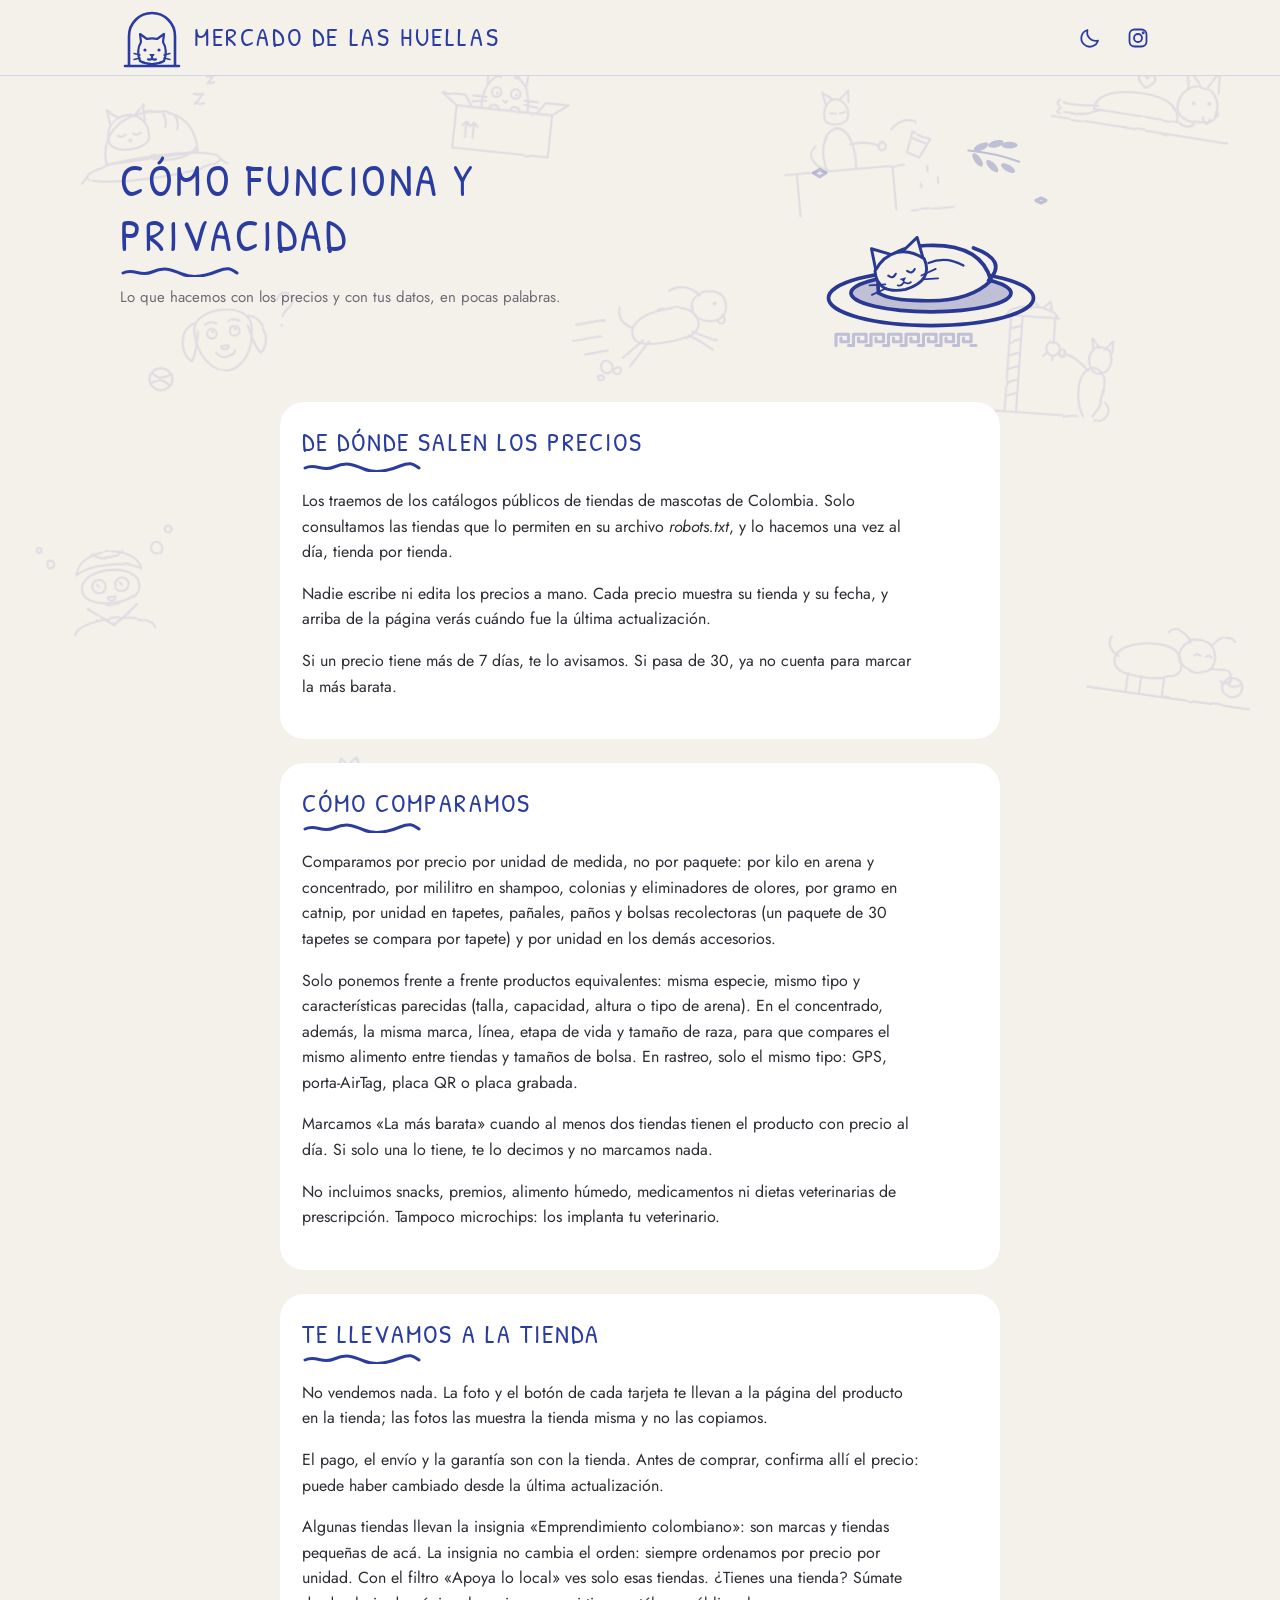
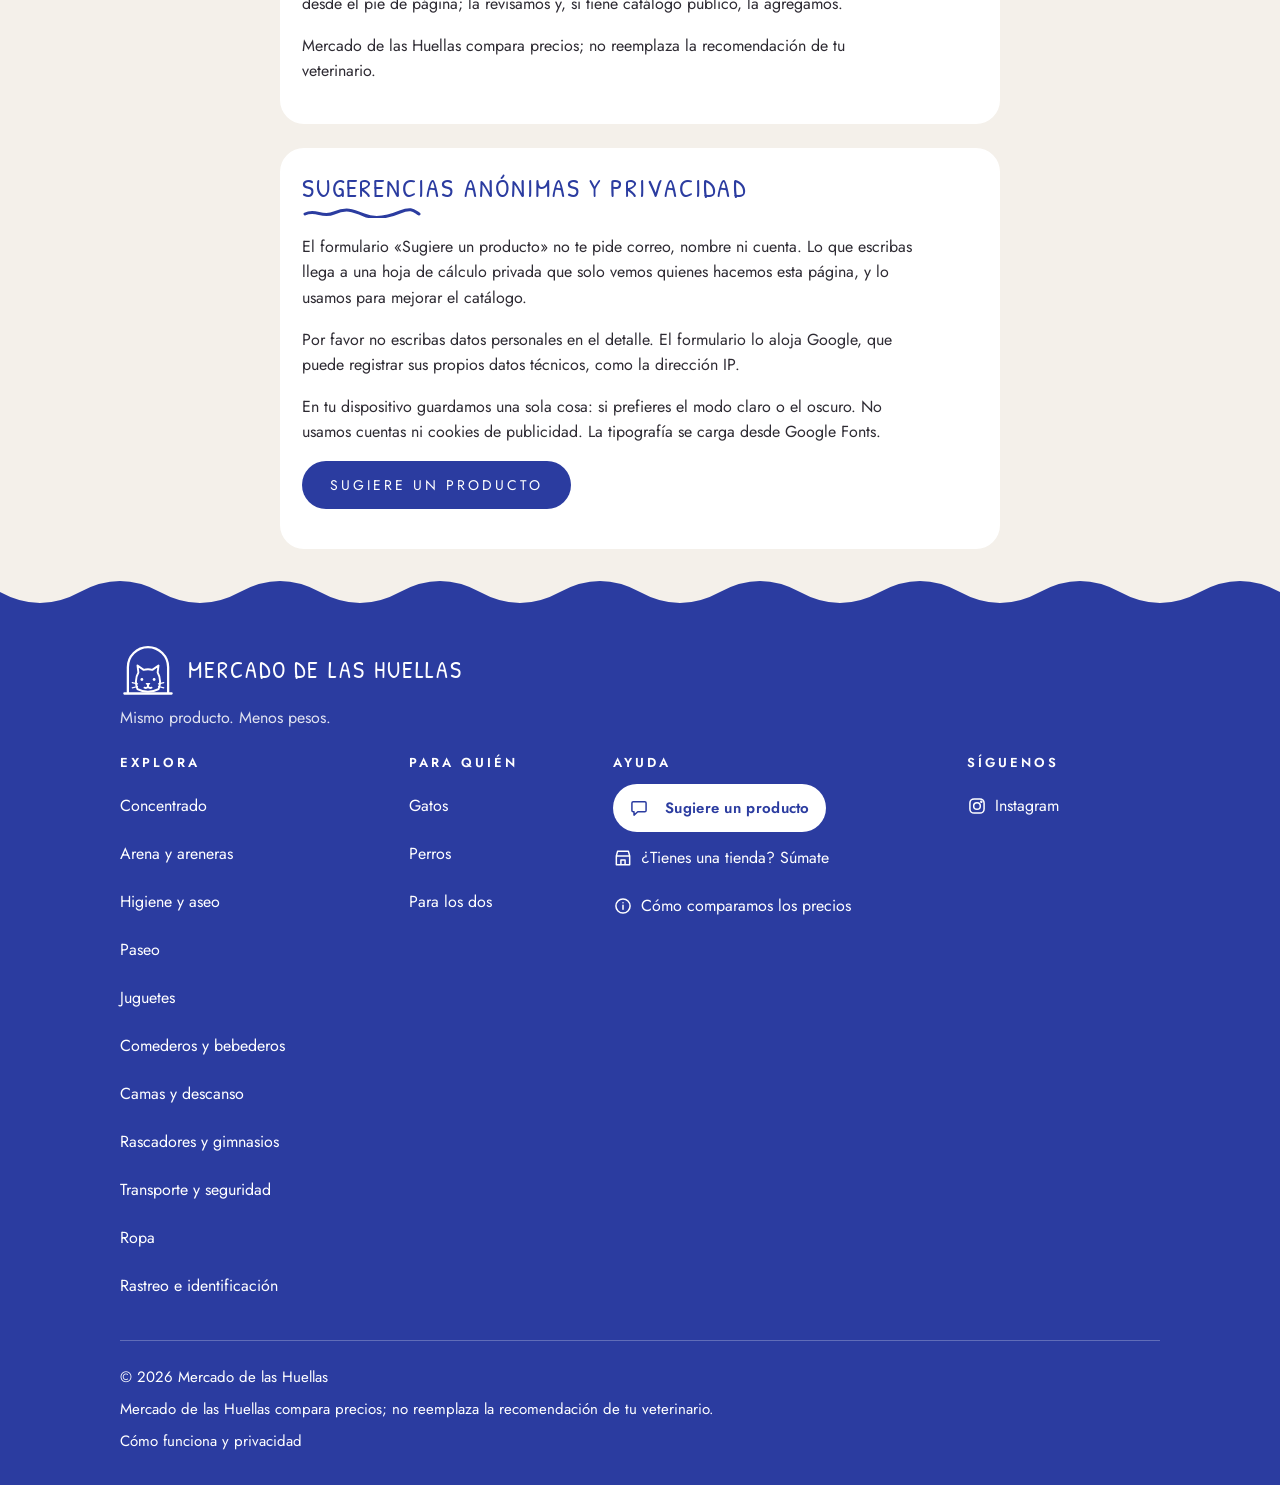
<file: como-funciona.html>
<!DOCTYPE html>
<html lang="es-CO">
<head>
<meta charset="utf-8">
<meta name="viewport" content="width=device-width, initial-scale=1">
<meta name="color-scheme" content="light">
<title>Cómo funciona y privacidad — Mercado de las Huellas</title>
<meta name="description" content="De dónde salen los precios, cómo los comparamos y qué datos guardamos en Mercado de las Huellas.">
<script>
try { var t = localStorage.getItem('tema'); if (t === 'claro' || t === 'oscuro') document.documentElement.dataset.tema = t; } catch (e) {}
</script>
<link rel="preconnect" href="https://fonts.googleapis.com">
<link rel="preconnect" href="https://fonts.gstatic.com" crossorigin>
<link rel="icon" href="favicon.svg" type="image/svg+xml">
<link rel="stylesheet" href="https://fonts.googleapis.com/css2?family=Jost:wght@400;600&family=Patrick+Hand&display=swap">
<link rel="stylesheet" href="assets/css/marca.css">
<link rel="stylesheet" href="assets/css/app.css">
</head>
<body>
<div class="fondo" aria-hidden="true"><i></i><i></i><i></i><i></i><i></i><i></i><i></i><i></i><i></i><i></i><i></i><i></i></div>
<svg width="0" height="0" style="position:absolute" aria-hidden="true" focusable="false">
  <symbol id="logo" viewBox="0 0 64 64"><path d="M9 60V30a23 23 0 0 1 46 0v30M5 60h54"/>
<g stroke-width="2.2"><path d="M20 55C17 47 18 41 21 36L20 28l7 5q5-1.4 10 0l7-5-1 8c3 5 4 11 1 19-7 4-17 4-24 0Z"/><circle cx="25" cy="44" r="1.6" fill="currentColor" stroke="none"/><circle cx="39" cy="44" r="1.6" fill="currentColor" stroke="none"/><path d="M30 48.5h4l-2 2.2z" fill="currentColor" stroke-width="1.2"/><path d="M32 50.7v2M32 52.7q-2 1.6-4 .6M32 52.7q2 1.6 4 .6"/><path d="M20 49l-6 -1.5M20 52l-6 1.5M44 49l6-1.5M44 52l6 1.5" stroke-width="1.4"/></g></symbol>
  <symbol id="gato-camina" viewBox="0 0 64 40"><g fill="currentColor"><path d="M10 28c0-9 6-14 16-14h16c8 0 14 4 14 12v4H10z"/><path d="M48 14l2-9 6 7z"/><path d="M42 14l-2-9-6 7z" transform="translate(6 0)"/><path d="M10 28C4 26 2 20 5 15" fill="none" stroke="currentColor" stroke-width="3" stroke-linecap="round"/><rect x="14" y="30" width="5" height="9" rx="2.5"/><rect x="24" y="30" width="5" height="9" rx="2.5"/><rect x="40" y="30" width="5" height="9" rx="2.5"/><rect x="50" y="30" width="5" height="9" rx="2.5"/></g></symbol>
</svg>

<header class="nav">
  <div class="contenedor nav__fila">
    <a class="marca" href="index.html"><svg class="logo" viewBox="0 0 64 64" fill="none" stroke="currentColor" stroke-width="2.6" stroke-linecap="round" stroke-linejoin="round" aria-hidden="true"><use href="#logo"/></svg><b>Mercado de las Huellas</b></a>
    <div class="nav__acciones">
      <button class="icono-boton" id="tema" type="button" role="switch" aria-checked="false" aria-label="Modo oscuro">
        <svg class="icono-luna" viewBox="0 0 24 24" aria-hidden="true"><path d="M20 14.5A8.5 8.5 0 0 1 9.5 4 8.5 8.5 0 1 0 20 14.5Z"/></svg>
        <svg class="icono-sol" viewBox="0 0 24 24" aria-hidden="true"><circle cx="12" cy="12" r="4.5"/><path d="M12 2.5v2.5M12 19v2.5M2.5 12H5M19 12h2.5M5.3 5.3l1.8 1.8M16.9 16.9l1.8 1.8M5.3 18.7l1.8-1.8M16.9 7.1l1.8-1.8"/></svg>
      </button>
      <a class="icono-boton" data-instagram target="_blank" rel="noopener">
        <svg viewBox="0 0 24 24" aria-hidden="true"><rect x="3.5" y="3.5" width="17" height="17" rx="5"/><circle cx="12" cy="12" r="4"/><circle cx="17.2" cy="6.8" r=".6"/></svg>
        <span class="solo-lectores">Instagram de Mercado de las Huellas (se abre en una pestaña nueva)</span>
      </a>
    </div>
  </div>
</header>

<section class="portada portada--texto">
  <div class="contenedor portada__fila">
    <div>
      <h1>Cómo funciona y privacidad</h1>
      <p class="apoyo">Lo que hacemos con los precios y con tus datos, en pocas palabras.</p>
    </div>
    <img class="portada__ilus ilus-linea" src="assets/ilustraciones/camas.svg" alt="" aria-hidden="true" width="240" height="200">
  </div>
</section>

<main class="articulo">
  <section class="seccion seccion--texto" id="de-donde-salen">
    <div class="contenedor contenedor--texto">
      <div class="tarjeta">
        <h2>De dónde salen los precios</h2>
        <p>Los traemos de los catálogos públicos de tiendas de mascotas de Colombia. Solo consultamos las tiendas que lo permiten en su archivo <i>robots.txt</i>, y lo hacemos una vez al día, tienda por tienda.</p>
        <p>Nadie escribe ni edita los precios a mano. Cada precio muestra su tienda y su fecha, y arriba de la página verás cuándo fue la última actualización.</p>
        <p>Si un precio tiene más de 7 días, te lo avisamos. Si pasa de 30, ya no cuenta para marcar la más barata.</p>
      </div>
    </div>
  </section>

  <section class="seccion seccion--texto" id="como-comparamos">
    <div class="contenedor contenedor--texto">
      <div class="tarjeta">
        <h2>Cómo comparamos</h2>
        <p>Comparamos por precio por unidad de medida, no por paquete: por kilo en arena y concentrado, por mililitro en shampoo, colonias y eliminadores de olores, por gramo en catnip, por unidad en tapetes, pañales, paños y bolsas recolectoras (un paquete de 30 tapetes se compara por tapete) y por unidad en los demás accesorios.</p>
        <p>Solo ponemos frente a frente productos equivalentes: misma especie, mismo tipo y características parecidas (talla, capacidad, altura o tipo de arena). En el concentrado, además, la misma marca, línea, etapa de vida y tamaño de raza, para que compares el mismo alimento entre tiendas y tamaños de bolsa. En rastreo, solo el mismo tipo: GPS, porta-AirTag, placa QR o placa grabada.</p>
        <p>Marcamos «La más barata» cuando al menos dos tiendas tienen el producto con precio al día. Si solo una lo tiene, te lo decimos y no marcamos nada.</p>
        <p>No incluimos snacks, premios, alimento húmedo, medicamentos ni dietas veterinarias de prescripción. Tampoco microchips: los implanta tu veterinario.</p>
      </div>
    </div>
  </section>

  <section class="seccion seccion--texto" id="tiendas">
    <div class="contenedor contenedor--texto">
      <div class="tarjeta">
        <h2>Te llevamos a la tienda</h2>
        <p>No vendemos nada. La foto y el botón de cada tarjeta te llevan a la página del producto en la tienda; las fotos las muestra la tienda misma y no las copiamos.</p>
        <p>El pago, el envío y la garantía son con la tienda. Antes de comprar, confirma allí el precio: puede haber cambiado desde la última actualización.</p>
        <p>Algunas tiendas llevan la insignia «Emprendimiento colombiano»: son marcas y tiendas pequeñas de acá. La insignia no cambia el orden: siempre ordenamos por precio por unidad. Con el filtro «Apoya lo local» ves solo esas tiendas. ¿Tienes una tienda? Súmate desde el pie de página; la revisamos y, si tiene catálogo público, la agregamos.</p>
        <p>Mercado de las Huellas compara precios; no reemplaza la recomendación de tu veterinario.</p>
      </div>
    </div>
  </section>

  <section class="seccion seccion--texto" id="privacidad">
    <div class="contenedor contenedor--texto">
      <div class="tarjeta">
        <h2>Sugerencias anónimas y privacidad</h2>
        <p>El formulario «Sugiere un producto» no te pide correo, nombre ni cuenta. Lo que escribas llega a una hoja de cálculo privada que solo vemos quienes hacemos esta página, y lo usamos para mejorar el catálogo.</p>
        <p>Por favor no escribas datos personales en el detalle. El formulario lo aloja Google, que puede registrar sus propios datos técnicos, como la dirección IP.</p>
        <p>En tu dispositivo guardamos una sola cosa: si prefieres el modo claro o el oscuro. No usamos cuentas ni cookies de publicidad. La tipografía se carga desde Google Fonts.</p>
        <p><button class="boton" type="button" data-sugerir>Sugiere un producto</button></p>
      </div>
    </div>
  </section>
</main>

<footer class="pie">
  <div class="contenedor">
    <a class="pie__marca" href="index.html"><svg class="logo" viewBox="0 0 64 64" fill="none" stroke="currentColor" stroke-width="2.6" stroke-linecap="round" stroke-linejoin="round" aria-hidden="true"><use href="#logo"/></svg><b>Mercado de las Huellas</b></a>
    <p class="pie__frase">Mismo producto. Menos pesos.</p>
    <div class="pie__columnas">
      <nav aria-labelledby="pie-explora"><h2 class="pie__titulo" id="pie-explora">Explora</h2><ul><li><a href="index.html?categoria=concentrado#filtros" data-categoria="concentrado">Concentrado</a></li><li><a href="index.html?categoria=arena#filtros" data-categoria="arena">Arena y areneras</a></li><li><a href="index.html?categoria=higiene#filtros" data-categoria="higiene">Higiene y aseo</a></li><li><a href="index.html?categoria=paseo#filtros" data-categoria="paseo">Paseo</a></li><li><a href="index.html?categoria=juguetes#filtros" data-categoria="juguetes">Juguetes</a></li><li><a href="index.html?categoria=comederos#filtros" data-categoria="comederos">Comederos y bebederos</a></li><li><a href="index.html?categoria=camas#filtros" data-categoria="camas">Camas y descanso</a></li><li><a href="index.html?categoria=rascadores#filtros" data-categoria="rascadores">Rascadores y gimnasios</a></li><li><a href="index.html?categoria=transporte#filtros" data-categoria="transporte">Transporte y seguridad</a></li><li><a href="index.html?categoria=ropa#filtros" data-categoria="ropa">Ropa</a></li><li><a href="index.html?categoria=rastreo#filtros" data-categoria="rastreo">Rastreo e identificación</a></li></ul></nav>
      <nav aria-labelledby="pie-quien"><h2 class="pie__titulo" id="pie-quien">Para quién</h2><ul>
        <li><a href="index.html?especie=gato#filtros" data-especie="gato">Gatos</a></li>
        <li><a href="index.html?especie=perro#filtros" data-especie="perro">Perros</a></li>
        <li><a href="index.html?especie=ambos#filtros" data-especie="ambos">Para los dos</a></li></ul></nav>
      <nav aria-labelledby="pie-ayuda"><h2 class="pie__titulo" id="pie-ayuda">Ayuda</h2><ul>
        <li><a class="boton boton--pie" href="index.html?sugerir=1" data-sugerir><svg class="ico" viewBox="0 0 24 24" aria-hidden="true"><path d="M5 4.5h14a1.5 1.5 0 0 1 1.5 1.5v9a1.5 1.5 0 0 1-1.5 1.5h-8.5L6 20.5V16.5H5A1.5 1.5 0 0 1 3.5 15V6A1.5 1.5 0 0 1 5 4.5Z"/></svg><span>Sugiere un producto</span></a></li>
        <li><a href="index.html?sugerir=1&amp;tipo=sumar" data-sugerir data-tipo="sumar"><svg class="ico" viewBox="0 0 24 24" aria-hidden="true"><path d="M4 9.5 5.5 4h13L20 9.5M4 9.5h16M4 9.5V20h16V9.5M9.5 20v-5.5h5V20"/></svg><span>¿Tienes una tienda? Súmate</span></a></li>
        <li><a href="como-funciona.html#como-comparamos"><svg class="ico" viewBox="0 0 24 24" aria-hidden="true"><circle cx="12" cy="12" r="8.5"/><path d="M12 11v5M12 8v.01"/></svg><span>Cómo comparamos los precios</span></a></li></ul></nav>
      <nav aria-labelledby="pie-sigue"><h2 class="pie__titulo" id="pie-sigue">Síguenos</h2><ul>
        <li><a data-instagram target="_blank" rel="noopener"><svg class="ico" viewBox="0 0 24 24" aria-hidden="true"><rect x="3.5" y="3.5" width="17" height="17" rx="5"/><circle cx="12" cy="12" r="4"/><circle cx="17.2" cy="6.8" r=".6"/></svg><span>Instagram<span class="solo-lectores"> (se abre en una pestaña nueva)</span></span></a></li></ul></nav>
    </div>
    <div class="pie__base">
      <p>© 2026 Mercado de las Huellas</p>
      <p>Mercado de las Huellas compara precios; no reemplaza la recomendación de tu veterinario.</p>
      <p><a href="como-funciona.html">Cómo funciona y privacidad</a></p>
    </div>
  </div>
</footer>

<script src="assets/js/comun.js"></script>
</body>
</html>
</file>
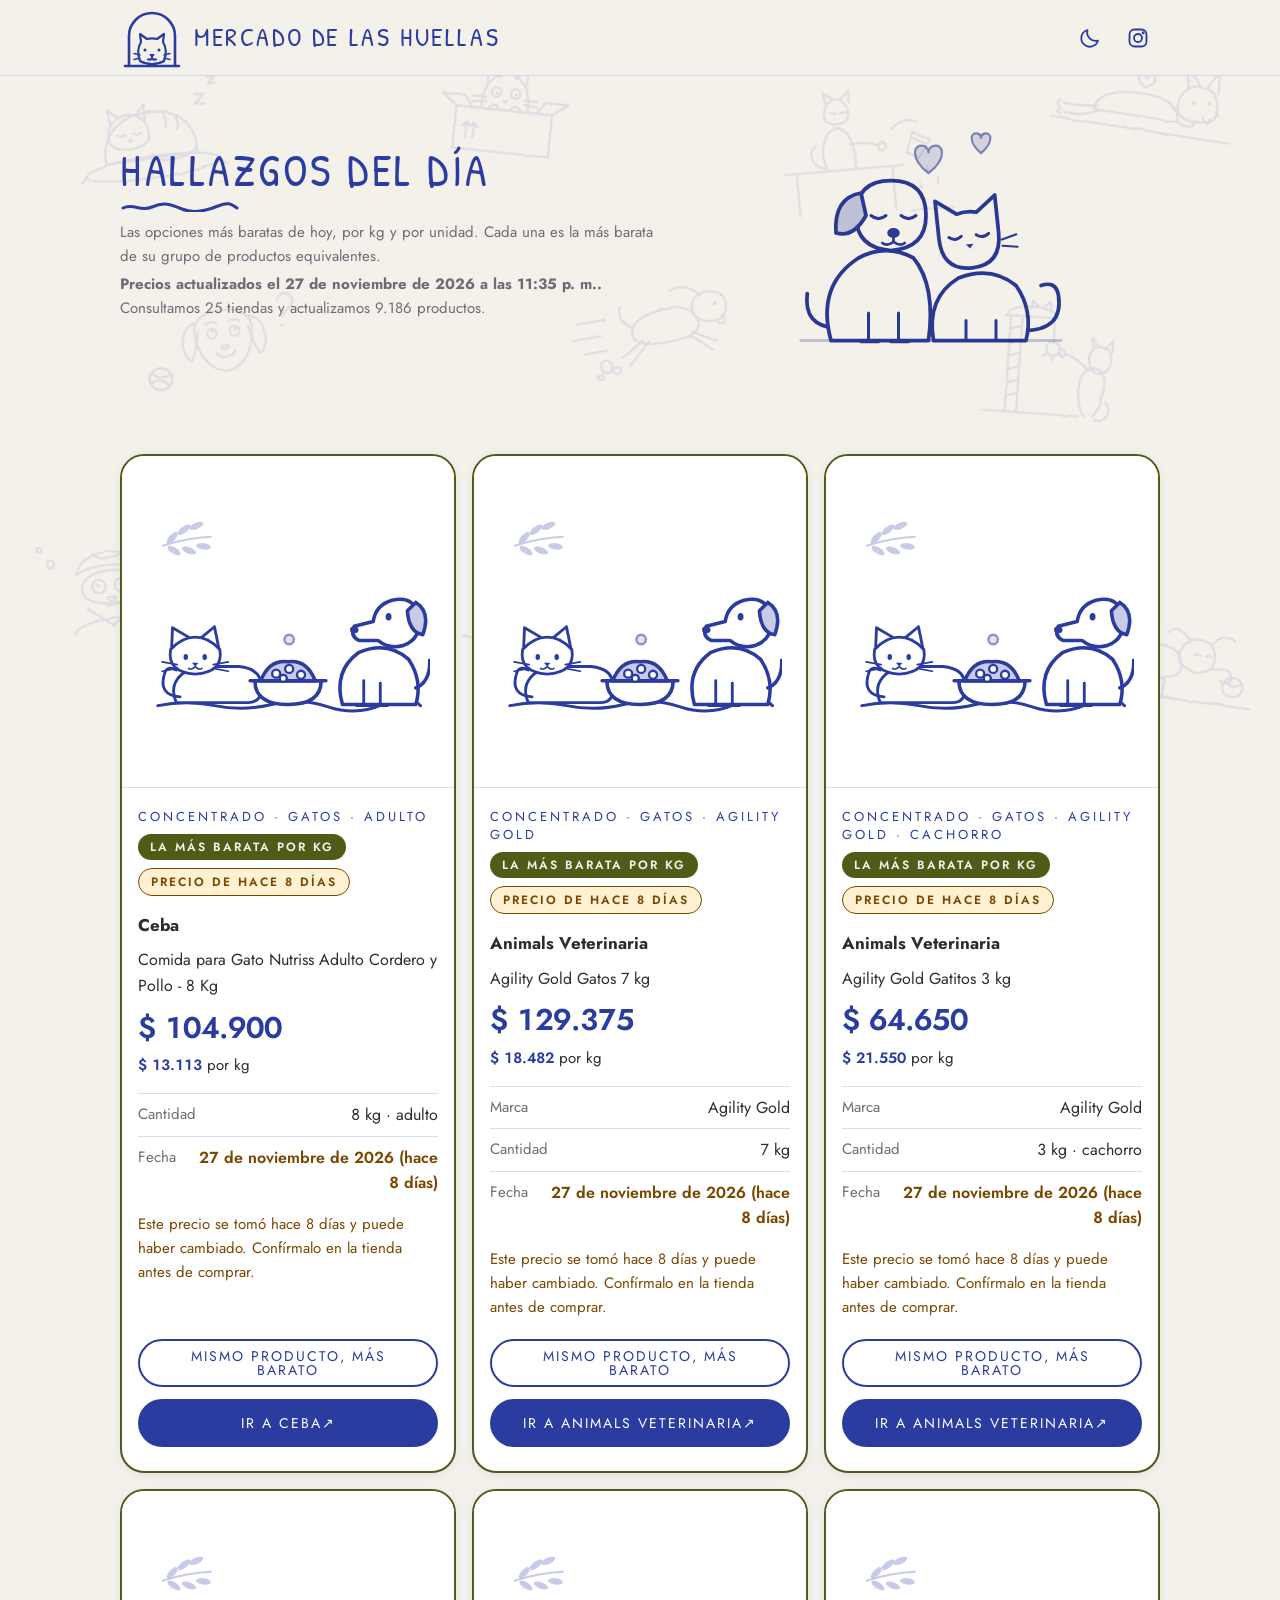
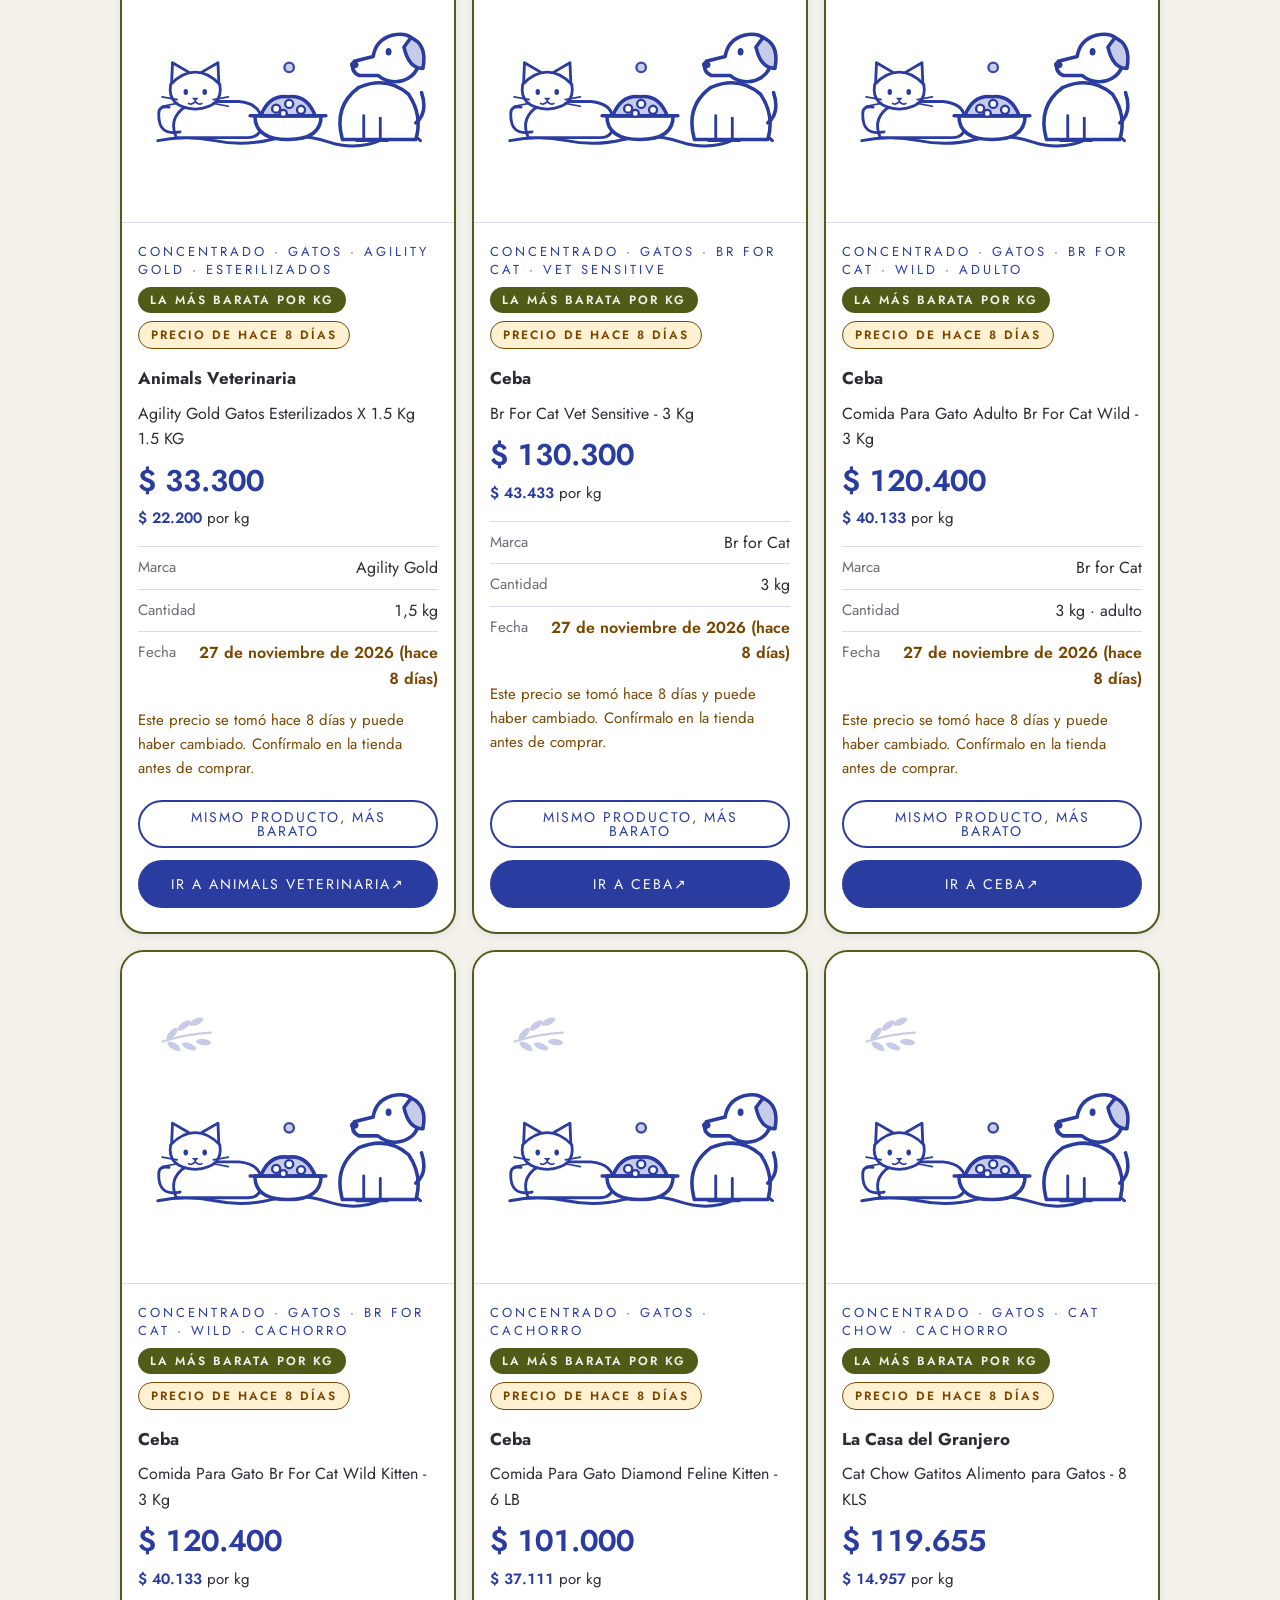
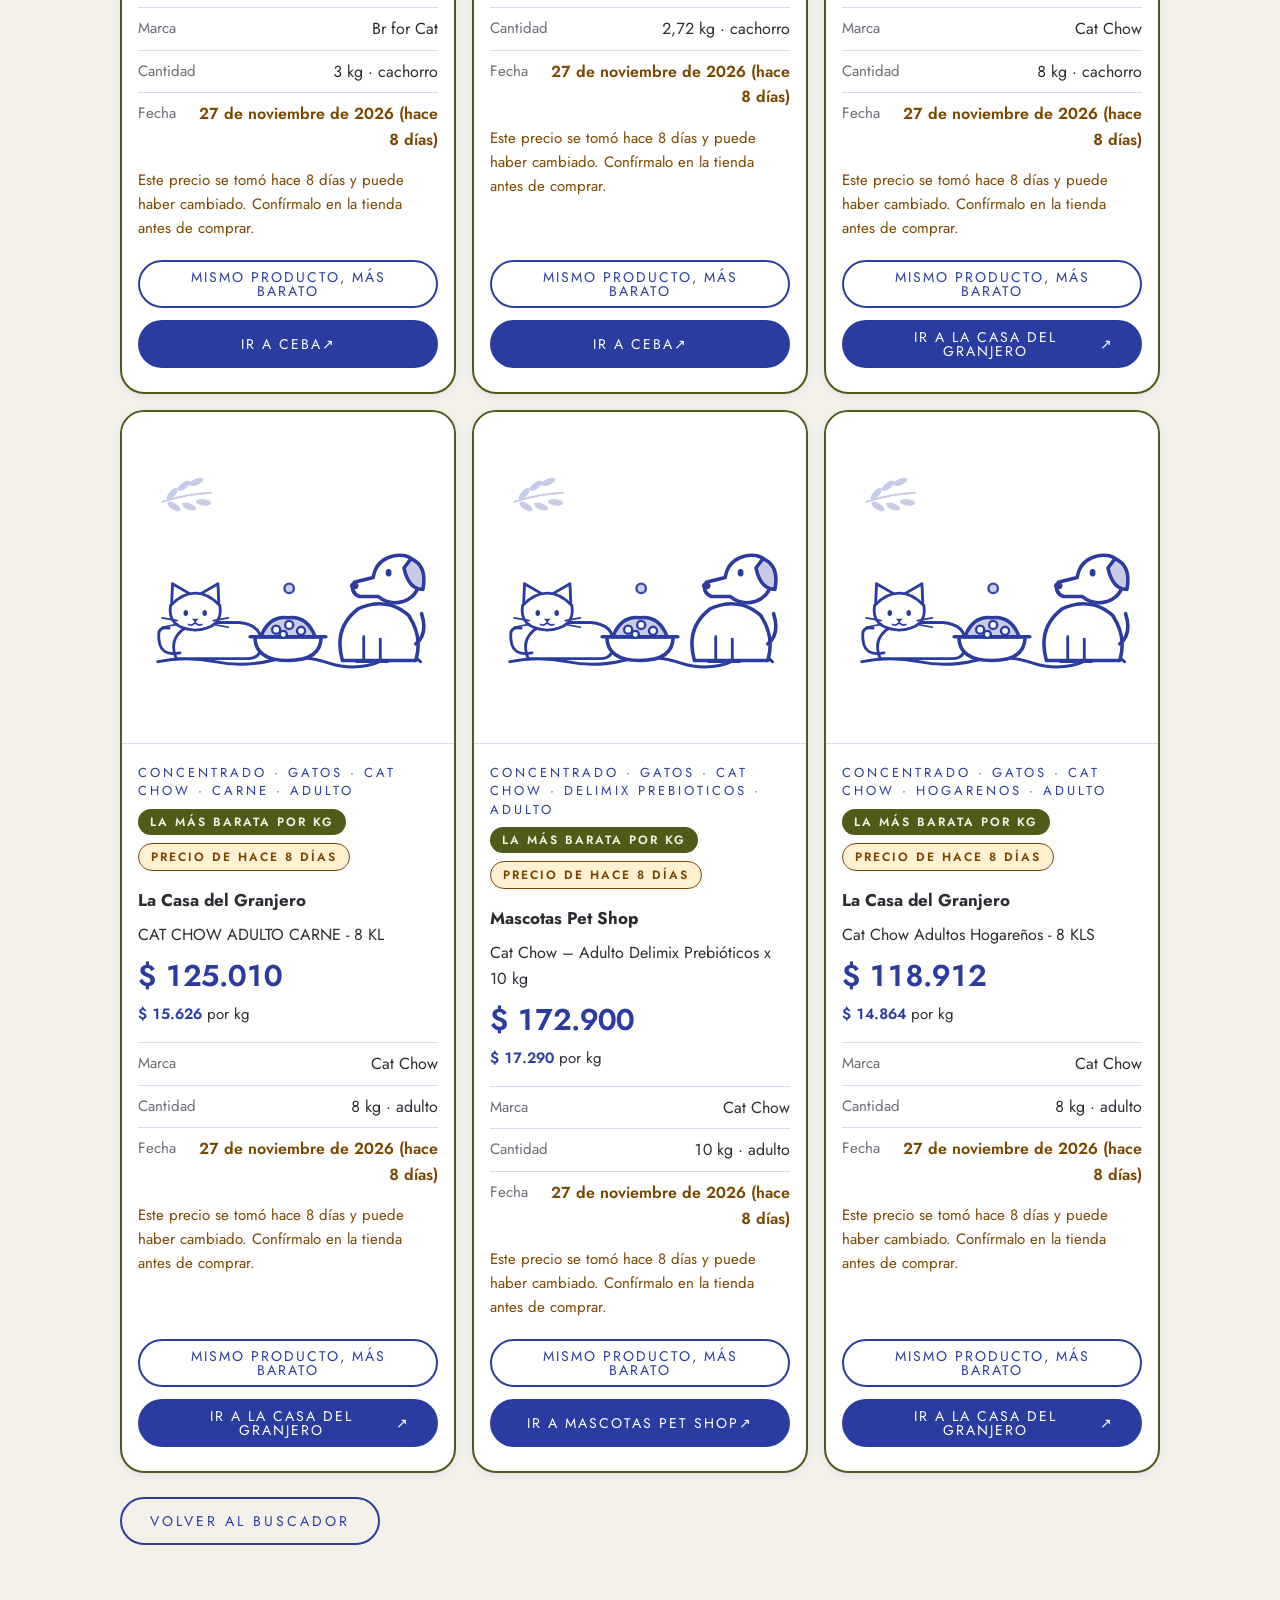
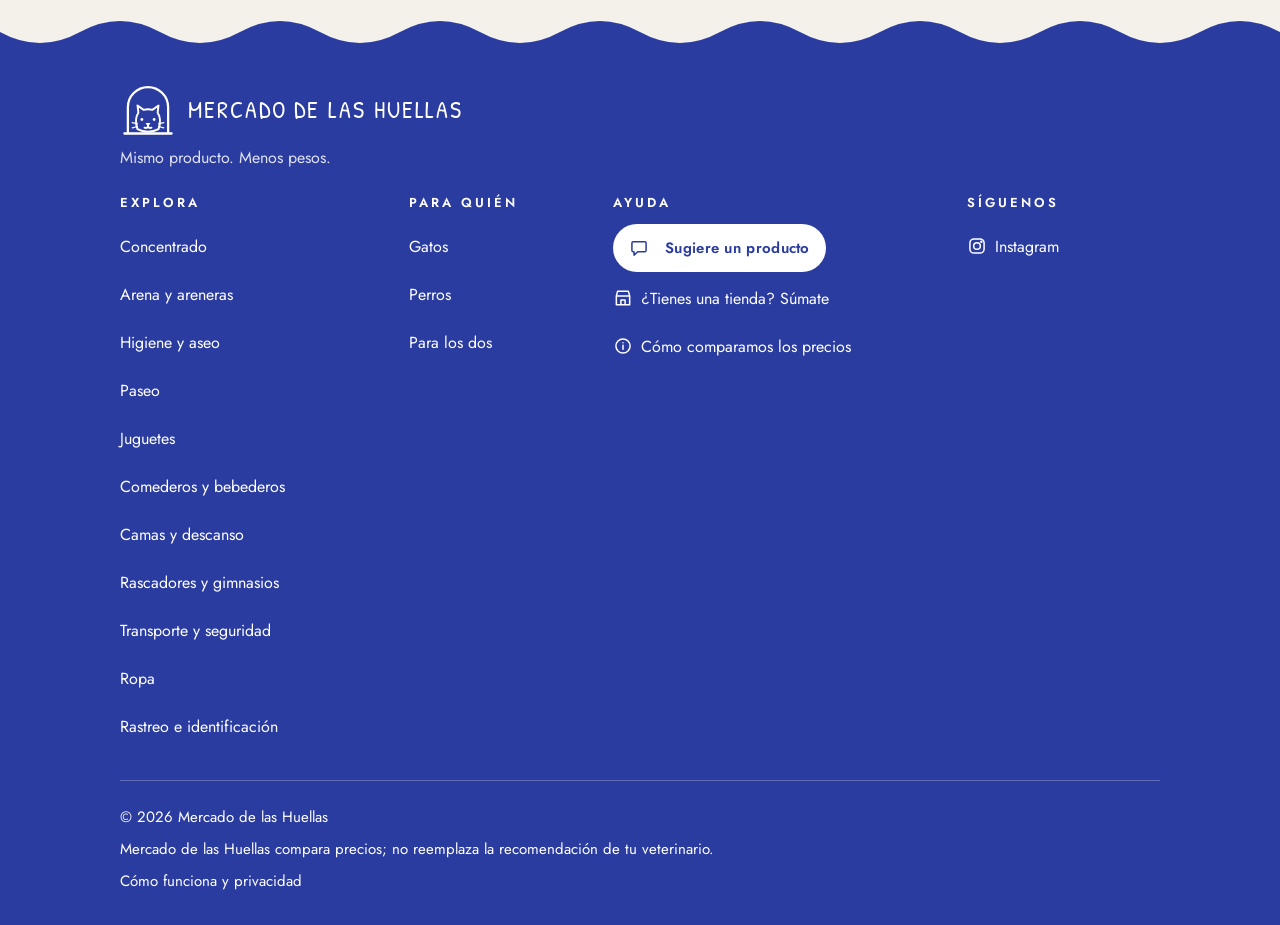
<file: hallazgos.html>
<!DOCTYPE html>
<html lang="es-CO">
<head>
<meta charset="utf-8">
<meta name="viewport" content="width=device-width, initial-scale=1">
<meta name="color-scheme" content="light">
<title>Hallazgos del día — Mercado de las Huellas</title>
<meta name="description" content="Las opciones más baratas de hoy en tiendas de mascotas de Colombia, por kg y por unidad.">
<script>
try { var t = localStorage.getItem('tema'); if (t === 'claro' || t === 'oscuro') document.documentElement.dataset.tema = t; } catch (e) {}
</script>
<link rel="preconnect" href="https://fonts.googleapis.com">
<link rel="preconnect" href="https://fonts.gstatic.com" crossorigin>
<link rel="icon" href="favicon.svg" type="image/svg+xml">
<link rel="stylesheet" href="https://fonts.googleapis.com/css2?family=Jost:wght@400;600&family=Patrick+Hand&display=swap">
<link rel="stylesheet" href="assets/css/marca.css">
<link rel="stylesheet" href="assets/css/app.css">
</head>
<body>
<div class="fondo" aria-hidden="true"><i></i><i></i><i></i><i></i><i></i><i></i><i></i><i></i><i></i><i></i><i></i><i></i></div>
<svg width="0" height="0" style="position:absolute" aria-hidden="true" focusable="false">
  <symbol id="logo" viewBox="0 0 64 64"><path d="M9 60V30a23 23 0 0 1 46 0v30M5 60h54"/>
<g stroke-width="2.2"><path d="M20 55C17 47 18 41 21 36L20 28l7 5q5-1.4 10 0l7-5-1 8c3 5 4 11 1 19-7 4-17 4-24 0Z"/><circle cx="25" cy="44" r="1.6" fill="currentColor" stroke="none"/><circle cx="39" cy="44" r="1.6" fill="currentColor" stroke="none"/><path d="M30 48.5h4l-2 2.2z" fill="currentColor" stroke-width="1.2"/><path d="M32 50.7v2M32 52.7q-2 1.6-4 .6M32 52.7q2 1.6 4 .6"/><path d="M20 49l-6 -1.5M20 52l-6 1.5M44 49l6-1.5M44 52l6 1.5" stroke-width="1.4"/></g></symbol>
  <symbol id="gato-camina" viewBox="0 0 64 40"><g fill="currentColor"><path d="M10 28c0-9 6-14 16-14h16c8 0 14 4 14 12v4H10z"/><path d="M48 14l2-9 6 7z"/><path d="M42 14l-2-9-6 7z" transform="translate(6 0)"/><path d="M10 28C4 26 2 20 5 15" fill="none" stroke="currentColor" stroke-width="3" stroke-linecap="round"/><rect x="14" y="30" width="5" height="9" rx="2.5"/><rect x="24" y="30" width="5" height="9" rx="2.5"/><rect x="40" y="30" width="5" height="9" rx="2.5"/><rect x="50" y="30" width="5" height="9" rx="2.5"/></g></symbol>
</svg>

<header class="nav">
  <div class="contenedor nav__fila">
    <a class="marca" href="index.html"><svg class="logo" viewBox="0 0 64 64" fill="none" stroke="currentColor" stroke-width="2.6" stroke-linecap="round" stroke-linejoin="round" aria-hidden="true"><use href="#logo"/></svg><b>Mercado de las Huellas</b></a>
    <div class="nav__acciones">
      <button class="icono-boton" id="tema" type="button" role="switch" aria-checked="false" aria-label="Modo oscuro">
        <svg class="icono-luna" viewBox="0 0 24 24" aria-hidden="true"><path d="M20 14.5A8.5 8.5 0 0 1 9.5 4 8.5 8.5 0 1 0 20 14.5Z"/></svg>
        <svg class="icono-sol" viewBox="0 0 24 24" aria-hidden="true"><circle cx="12" cy="12" r="4.5"/><path d="M12 2.5v2.5M12 19v2.5M2.5 12H5M19 12h2.5M5.3 5.3l1.8 1.8M16.9 16.9l1.8 1.8M5.3 18.7l1.8-1.8M16.9 7.1l1.8-1.8"/></svg>
      </button>
      <a class="icono-boton" data-instagram target="_blank" rel="noopener">
        <svg viewBox="0 0 24 24" aria-hidden="true"><rect x="3.5" y="3.5" width="17" height="17" rx="5"/><circle cx="12" cy="12" r="4"/><circle cx="17.2" cy="6.8" r=".6"/></svg>
        <span class="solo-lectores">Instagram de Mercado de las Huellas (se abre en una pestaña nueva)</span>
      </a>
    </div>
  </div>
</header>

<section class="portada portada--texto">
  <div class="contenedor portada__fila">
    <div>
      <h1>Hallazgos del día</h1>
      <p class="apoyo">Las opciones más baratas de hoy, por kg y por unidad. Cada una es la más barata de su grupo de productos equivalentes.</p>
      <div id="actualizacion"></div>
    </div>
    <img class="portada__ilus ilus-linea" src="assets/ilustraciones/gato-y-perro-carino.svg" alt="" aria-hidden="true" width="240" height="200">
  </div>
</section>

<main>
  <section class="seccion seccion--hallazgos" aria-label="Hallazgos del día">
    <div class="contenedor">
      <div id="estado"></div>
      <div id="hallazgos" hidden></div>
      <p><a class="boton boton--suave" href="./">Volver al buscador</a></p>
    </div>
  </section>
</main>

<footer class="pie">
  <div class="contenedor">
    <a class="pie__marca" href="index.html"><svg class="logo" viewBox="0 0 64 64" fill="none" stroke="currentColor" stroke-width="2.6" stroke-linecap="round" stroke-linejoin="round" aria-hidden="true"><use href="#logo"/></svg><b>Mercado de las Huellas</b></a>
    <p class="pie__frase">Mismo producto. Menos pesos.</p>
    <div class="pie__columnas">
      <nav aria-labelledby="pie-explora"><h2 class="pie__titulo" id="pie-explora">Explora</h2><ul><li><a href="index.html?categoria=concentrado#filtros" data-categoria="concentrado">Concentrado</a></li><li><a href="index.html?categoria=arena#filtros" data-categoria="arena">Arena y areneras</a></li><li><a href="index.html?categoria=higiene#filtros" data-categoria="higiene">Higiene y aseo</a></li><li><a href="index.html?categoria=paseo#filtros" data-categoria="paseo">Paseo</a></li><li><a href="index.html?categoria=juguetes#filtros" data-categoria="juguetes">Juguetes</a></li><li><a href="index.html?categoria=comederos#filtros" data-categoria="comederos">Comederos y bebederos</a></li><li><a href="index.html?categoria=camas#filtros" data-categoria="camas">Camas y descanso</a></li><li><a href="index.html?categoria=rascadores#filtros" data-categoria="rascadores">Rascadores y gimnasios</a></li><li><a href="index.html?categoria=transporte#filtros" data-categoria="transporte">Transporte y seguridad</a></li><li><a href="index.html?categoria=ropa#filtros" data-categoria="ropa">Ropa</a></li><li><a href="index.html?categoria=rastreo#filtros" data-categoria="rastreo">Rastreo e identificación</a></li></ul></nav>
      <nav aria-labelledby="pie-quien"><h2 class="pie__titulo" id="pie-quien">Para quién</h2><ul>
        <li><a href="index.html?especie=gato#filtros" data-especie="gato">Gatos</a></li>
        <li><a href="index.html?especie=perro#filtros" data-especie="perro">Perros</a></li>
        <li><a href="index.html?especie=ambos#filtros" data-especie="ambos">Para los dos</a></li></ul></nav>
      <nav aria-labelledby="pie-ayuda"><h2 class="pie__titulo" id="pie-ayuda">Ayuda</h2><ul>
        <li><a class="boton boton--pie" href="index.html?sugerir=1" data-sugerir><svg class="ico" viewBox="0 0 24 24" aria-hidden="true"><path d="M5 4.5h14a1.5 1.5 0 0 1 1.5 1.5v9a1.5 1.5 0 0 1-1.5 1.5h-8.5L6 20.5V16.5H5A1.5 1.5 0 0 1 3.5 15V6A1.5 1.5 0 0 1 5 4.5Z"/></svg><span>Sugiere un producto</span></a></li>
        <li><a href="index.html?sugerir=1&amp;tipo=sumar" data-sugerir data-tipo="sumar"><svg class="ico" viewBox="0 0 24 24" aria-hidden="true"><path d="M4 9.5 5.5 4h13L20 9.5M4 9.5h16M4 9.5V20h16V9.5M9.5 20v-5.5h5V20"/></svg><span>¿Tienes una tienda? Súmate</span></a></li>
        <li><a href="como-funciona.html#como-comparamos"><svg class="ico" viewBox="0 0 24 24" aria-hidden="true"><circle cx="12" cy="12" r="8.5"/><path d="M12 11v5M12 8v.01"/></svg><span>Cómo comparamos los precios</span></a></li></ul></nav>
      <nav aria-labelledby="pie-sigue"><h2 class="pie__titulo" id="pie-sigue">Síguenos</h2><ul>
        <li><a data-instagram target="_blank" rel="noopener"><svg class="ico" viewBox="0 0 24 24" aria-hidden="true"><rect x="3.5" y="3.5" width="17" height="17" rx="5"/><circle cx="12" cy="12" r="4"/><circle cx="17.2" cy="6.8" r=".6"/></svg><span>Instagram<span class="solo-lectores"> (se abre en una pestaña nueva)</span></span></a></li></ul></nav>
    </div>
    <div class="pie__base">
      <p>© 2026 Mercado de las Huellas</p>
      <p>Mercado de las Huellas compara precios; no reemplaza la recomendación de tu veterinario.</p>
      <p><a href="como-funciona.html">Cómo funciona y privacidad</a></p>
    </div>
  </div>
</footer>

<script src="assets/js/logica.js"></script>
<script src="assets/js/tarjetas.js"></script>
<script src="assets/js/comun.js"></script>
<script src="assets/js/hallazgos.js"></script>
</body>
</html>
</file>
<file: assets/css/marca.css>
/* Mercado de las Huellas — estilos de marca. Ver BRAND.md */
:root {
  /* Abre en claro; [data-tema="oscuro"] lo fija el interruptor. Cada color: light-dark(claro, oscuro). */
  color-scheme: light;
  --crema: light-dark(#F4F0EA, #141A44);
  --blanco: light-dark(#FFFFFF, #1B2257);
  --azul: light-dark(#2B3CA0, #AEB8F6);
  --sobre-azul: light-dark(#FFFFFF, #141A44);
  --azul-hover: light-dark(#22308a, #C9D0FA);
  --texto: light-dark(#2E2B33, #F4F0EA);
  --gris: light-dark(#6F6B76, #B4B1C2);
  --lavanda: light-dark(#C8CBE8, #3A4382);
  --linea: light-dark(rgba(200, 203, 232, .7), rgba(174, 184, 246, .22));
  --oliva: light-dark(#4F5B17, #A9B56B);
  --oliva-fondo: light-dark(#EEF2DC, #2A3114);
  --ambar: light-dark(#7A4700, #F2B84B);
  --ambar-fondo: light-dark(#FFF1D1, #3A2A0A);
  --terracota: light-dark(#A23D24, #F4A08A);
  --terracota-fondo: light-dark(#FBE9E4, #3E1D17);
  --pie: light-dark(#2B3CA0, #1B2257);
  --radio: 24px;
  /* Una sola escala de espacios para filtros, tarjetas y pie */
  --e1: 4px; --e2: 8px; --e3: 12px; --e4: 16px; --e5: 24px; --e6: 32px; --e7: 48px;
  --sombra: light-dark(0 6px 24px rgba(43, 60, 160, .10), 0 6px 24px rgba(0, 0, 0, .35));
  --f-titulo: "Patrick Hand", "Segoe Print", "Comic Sans MS", cursive;
  --f-texto: "Jost", "Helvetica Neue", Arial, sans-serif;
}
:root[data-tema="claro"] { color-scheme: light; }
:root[data-tema="oscuro"] { color-scheme: dark; }
* { box-sizing: border-box; }
html { background: var(--crema); scroll-behavior: smooth; }
body {
  margin: 0; overflow-wrap: break-word; background: var(--crema); color: var(--texto);
  font: 400 16px/1.6 var(--f-texto);
  -webkit-text-size-adjust: 100%;
}
img, svg { max-width: 100%; }
a { color: var(--azul); text-underline-offset: 3px; }
:focus-visible { outline: 3px solid var(--azul); outline-offset: 3px; border-radius: 6px; }

h1, h2, h3 {
  font-family: var(--f-titulo); font-weight: 400; color: var(--azul);
  text-transform: uppercase; letter-spacing: .08em; line-height: 1.25; margin: 0 0 .5rem;
}
h1 { font-size: 2rem; }
h2 { font-size: 1.6rem; }
h3 { font-size: 1.25rem; }
h1::after, h2::after {
  content: ""; display: block; width: 120px; height: 10px; margin-top: 4px; background: var(--azul);
  -webkit-mask: url("data:image/svg+xml,%3Csvg xmlns='http://www.w3.org/2000/svg' viewBox='0 0 120 10'%3E%3Cpath d='M3 6C14 1 20 10 32 5S50 2 62 7 86 9 98 4 112 3 117 6' fill='none' stroke='%23000' stroke-width='3' stroke-linecap='round'/%3E%3C/svg%3E") no-repeat;
  mask: url("data:image/svg+xml,%3Csvg xmlns='http://www.w3.org/2000/svg' viewBox='0 0 120 10'%3E%3Cpath d='M3 6C14 1 20 10 32 5S50 2 62 7 86 9 98 4 112 3 117 6' fill='none' stroke='%23000' stroke-width='3' stroke-linecap='round'/%3E%3C/svg%3E") no-repeat;
}
.etiqueta {
  font: 400 .8125rem/1.4 var(--f-texto); text-transform: uppercase; letter-spacing: 4px; color: var(--azul);
}
.apoyo { color: var(--gris); font-size: .9375rem; }
.cifra { font-weight: 600; font-variant-numeric: tabular-nums; color: var(--azul); }

.contenedor { width: min(100% - 40px, 1040px); margin-inline: auto; }
.seccion { padding: 40px 0; position: relative; }
.onda {
  height: 24px;
  background: url("data:image/svg+xml,%3Csvg xmlns='http://www.w3.org/2000/svg' viewBox='0 0 80 24'%3E%3Cpath d='M0 12Q20 0 40 12T80 12' fill='none' stroke='%23C8CBE8' stroke-width='3'/%3E%3C/svg%3E") repeat-x center / 80px 24px;
}

/* Encabezado y menú */
.cabecera { background: var(--crema); padding: 16px 0 0; }
.marca { display: flex; align-items: center; gap: 10px; text-decoration: none; }
.marca b { font: 400 1.25rem/1.2 var(--f-titulo); text-transform: uppercase; letter-spacing: .1em; color: var(--azul); }
.menu { display: flex; gap: 20px; overflow-x: auto; padding: 14px 0 10px; margin: 0; list-style: none; scrollbar-width: none; }
.menu a {
  display: inline-flex; align-items: center; min-height: 44px; padding-bottom: 4px; white-space: nowrap;
  font: 400 .8125rem/1 var(--f-texto); text-transform: uppercase; letter-spacing: 4px;
  color: var(--azul); text-decoration: none;
}
.menu a[aria-current="true"] {
  background: url("data:image/svg+xml,%3Csvg xmlns='http://www.w3.org/2000/svg' viewBox='0 0 20 6'%3E%3Cpath d='M0 3Q5 0 10 3T20 3' fill='none' stroke='%232B3CA0' stroke-width='2'/%3E%3C/svg%3E") repeat-x bottom / 20px 6px;
}
:root[data-tema="oscuro"] .menu a[aria-current="true"] { filter: invert(.75) sepia(1) hue-rotate(190deg); }
.hero { display: grid; grid-template-columns: minmax(0, 1fr); gap: 8px; align-items: center; padding: 16px 0 32px; }
.hero img { width: min(100%, 360px); height: auto; margin-inline: auto; display: block; }
.hero p { font-size: 1.125rem; max-width: 34ch; }

/* Botones */
.boton {
  display: inline-flex; align-items: center; justify-content: center; min-height: 48px; padding: 0 28px;
  border: 0; border-radius: 999px; background: var(--azul); color: var(--sobre-azul); cursor: pointer;
  font: 400 .875rem/1 var(--f-texto); text-transform: uppercase; letter-spacing: 3px; text-decoration: none;
}
.boton:hover { background: var(--azul-hover); }
.boton .ico { flex: none; width: 20px; height: 20px; margin-right: var(--e2); fill: none; stroke: currentColor; stroke-width: 1.8; stroke-linecap: round; stroke-linejoin: round; }
.boton--icono { letter-spacing: 2px; }
.boton:focus-visible { outline-color: var(--azul); outline-offset: 4px; }

/* Tarjetas */
.tarjeta { background: var(--blanco); border-radius: var(--radio); box-shadow: var(--sombra); padding: 20px; }
.tarjeta--azul { background: var(--azul); color: var(--sobre-azul); box-shadow: var(--sombra); }
.tarjeta--azul .etiqueta, .tarjeta--azul h3 { color: var(--sobre-azul); }
.rejilla { display: grid; grid-template-columns: minmax(0, 1fr); gap: 16px; }

/* Paleta */
.muestra { display: flex; gap: 14px; align-items: center; }
.muestra i { flex: none; width: 64px; height: 64px; border-radius: 16px; border: 1px solid var(--linea); }
.muestra b { display: block; font-weight: 600; font-variant-numeric: tabular-nums; }

/* Chips */
.chips { display: flex; gap: 10px; overflow-x: auto; padding: 4px 2px 12px; scroll-snap-type: x proximity; scrollbar-width: none; }
.chip {
  flex: none; scroll-snap-align: start; display: inline-flex; align-items: center; gap: 8px; min-height: 48px;
  padding: 4px 18px 4px 6px; border-radius: 999px; background: var(--blanco); color: var(--azul);
  border: 2px solid transparent; box-shadow: var(--sombra); cursor: pointer;
  font: 400 .9375rem/1.2 var(--f-texto);
}
.chip img { width: 40px; height: 40px; border-radius: 50%; background: #fff; object-fit: cover; }
.chip--solo { padding-left: 20px; }
.chip { color: var(--texto); }
.chip[aria-pressed="true"] { border-color: var(--azul); background: var(--azul); color: var(--sobre-azul); font-weight: 600; }
.chip[aria-pressed="true"]::after { content: "\2713"; color: var(--sobre-azul); font-weight: 600; margin-left: 2px; }

/* Insignias */
.insignia {
  display: inline-block; padding: 4px 12px; border-radius: 999px; font: 600 .75rem/1.5 var(--f-texto);
  text-transform: uppercase; letter-spacing: 2px;
}
.insignia--barata { background: var(--oliva); color: var(--crema); }
.insignia--local { background: transparent; color: var(--oliva); border: 1px solid var(--oliva); letter-spacing: 1px; text-transform: none; font-size: .8125rem; padding: 2px 10px; }
.insignia--vieja { background: var(--ambar-fondo); color: var(--ambar); border: 1px solid var(--ambar); }

/* Tarjeta de producto */
.producto { display: grid; gap: 4px; max-width: 420px; }
.producto .insignias { display: flex; flex-wrap: wrap; gap: 8px; margin-bottom: 8px; }
.producto .unidad { font-size: 2.25rem; line-height: 1.2; text-align: right; }
.producto .unidad small { font-size: 1rem; font-weight: 400; color: var(--texto); }
.producto dl { margin: 8px 0 0; }
.producto .fila { display: flex; justify-content: space-between; gap: 16px; padding: 8px 0; border-top: 1px solid var(--linea); }
.producto dt { color: var(--gris); font-size: .9375rem; }
.producto dd { margin: 0; text-align: right; font-variant-numeric: tabular-nums; }
.producto dd.cifra { font-size: 1.25rem; }

/* Estados */
.estado { text-align: center; }
.estado img { width: 160px; height: auto; margin: 0 auto 8px; display: block; }
.estado p { margin: 0 auto 16px; max-width: 32ch; }
.huellas { display: flex; gap: 4px; justify-content: center; height: 48px; margin-bottom: 8px; }
.huellas svg { width: 36px; height: 44px; fill: var(--azul); opacity: 0; animation: camina 1s linear infinite; }
.huellas svg:nth-child(odd) { transform: translateY(-8px) rotate(8deg); }
.huellas svg:nth-child(even) { transform: translateY(8px) rotate(8deg); }
.huellas svg:nth-child(2) { animation-delay: .25s; }
.huellas svg:nth-child(3) { animation-delay: .5s; }
.huellas svg:nth-child(4) { animation-delay: .75s; }
@keyframes camina { 0% { opacity: 0 } 20% { opacity: 1 } 70% { opacity: 1 } 100% { opacity: 0 } }

/* Ilustraciones */
.galeria figure { margin: 0; min-width: 0; }
.rejilla--4.galeria { grid-template-columns: repeat(2, minmax(0, 1fr)); }
.galeria img { width: 100%; height: auto; background: #fff; border-radius: var(--radio); box-shadow: var(--sombra); display: block; }
.galeria figcaption { margin-top: 8px; font-size: .9375rem; }

/* Tablas de voz */
.voz { width: 100%; border-collapse: collapse; }
.voz th, .voz td { text-align: left; padding: 10px 8px; border-top: 1px solid var(--linea); vertical-align: top; }
.voz th { font-weight: 600; width: 36%; }

/* Pie */
.pie { position: relative; background: var(--pie); color: #fff; margin-top: var(--e7); padding: var(--e6) 0; }
.pie::before {
  content: ""; position: absolute; left: 0; right: 0; top: -39px; height: 40px;
  background: var(--pie);
  -webkit-mask: url("data:image/svg+xml,%3Csvg xmlns='http://www.w3.org/2000/svg' viewBox='0 0 160 40' preserveAspectRatio='none'%3E%3Cpath d='M0 40V22Q40 0 80 22T160 22V40Z' fill='%23000'/%3E%3C/svg%3E") repeat-x bottom / 160px 40px;
  mask: url("data:image/svg+xml,%3Csvg xmlns='http://www.w3.org/2000/svg' viewBox='0 0 160 40' preserveAspectRatio='none'%3E%3Cpath d='M0 40V22Q40 0 80 22T160 22V40Z' fill='%23000'/%3E%3C/svg%3E") repeat-x bottom / 160px 40px;
}
.pie a { color: #fff; text-decoration: none; }
.pie a:hover { text-decoration: underline; text-underline-offset: 4px; }
.pie p { margin: 0; }
.pie__marca { display: inline-flex; align-items: center; gap: var(--e3); min-height: 44px; }
.pie__marca:hover { text-decoration: none; }
.pie__marca .logo { width: 56px; height: 56px; color: #fff; }
.pie__marca b { font: 400 1.5rem/1.1 var(--f-titulo); text-transform: uppercase; letter-spacing: .08em; color: #fff; }
.pie__frase { margin: 0 0 var(--e2); opacity: .85; }
.pie__columnas { display: grid; grid-template-columns: minmax(0, 1fr); gap: var(--e6); margin: var(--e5) 0 var(--e6); align-items: start; }
.pie__titulo, .pie h2.pie__titulo { font: 600 .8125rem/1.4 var(--f-texto); text-transform: uppercase; letter-spacing: 3px; color: #fff; margin: 0 0 var(--e3); }
.pie h2.pie__titulo::after { display: none; }
.pie ul { list-style: none; margin: 0; padding: 0; display: grid; gap: var(--e1); }
.pie li a { display: inline-flex; align-items: center; gap: var(--e2); min-height: 44px; max-width: 100%; }
.pie .ico { flex: none; width: 20px; height: 20px; fill: none; stroke: currentColor; stroke-width: 1.8; stroke-linecap: round; stroke-linejoin: round; }
.pie .ico circle:last-child[r=".6"] { fill: currentColor; }
.pie__base { border-top: 1px solid rgba(255, 255, 255, .25); padding-top: var(--e5); display: grid; gap: var(--e2); font-size: .9375rem; }
.pie__base a { text-decoration: none; }
.pie a.boton--pie {
  background: #fff; color: #2B3CA0; min-height: 48px; padding: var(--e2) var(--e4); border-radius: 999px; justify-content: flex-start;
  font: 600 .9375rem/1.2 var(--f-texto); text-transform: none; letter-spacing: .02em; text-decoration: none;
}
.pie a.boton--pie:hover { background: #F4F0EA; text-decoration: none; }
.pie a.boton--pie:focus-visible { outline-color: #fff; }
.pie :focus-visible { outline-color: #fff; }

.ilus-linea { mix-blend-mode: multiply; pointer-events: none; user-select: none; }
:root[data-tema="oscuro"] .ilus-linea { filter: invert(1) hue-rotate(180deg); mix-blend-mode: screen; }

@media (min-width: 720px) {
  .pie__columnas { grid-template-columns: repeat(2, minmax(0, 1fr)); }
  .hero { grid-template-columns: minmax(0, 1.1fr) minmax(0, 1fr); }
  .rejilla--2 { grid-template-columns: repeat(2, minmax(0, 1fr)); }
  .rejilla--4, .rejilla--4.galeria { grid-template-columns: repeat(4, minmax(0, 1fr)); }
  h1 { font-size: 2.75rem; }
}
@media (min-width: 1000px) { .pie__columnas { grid-template-columns: 1.2fr .8fr 1.5fr .9fr; } }
@media (prefers-reduced-motion: reduce) {
  html { scroll-behavior: auto; }
  *, *::before, *::after { animation: none !important; transition: none !important; }
  .huellas svg { opacity: .8; }
}
</file>
<file: assets/css/app.css>
/* Mercado de las Huellas — pantalla del buscador. Se apoya en marca.css. */
:root { --alto-nav: 68px; --alto-buscador: 76px; }
.solo-lectores {
  position: absolute; width: 1px; height: 1px; margin: -1px; padding: 0; overflow: hidden;
  clip: rect(0 0 0 0); white-space: nowrap; border: 0;
}
[hidden] { display: none !important; }

/* Barra superior fija */
.nav { position: sticky; top: 0; z-index: 20; height: var(--alto-nav); background: var(--crema); border-bottom: 1px solid var(--linea); }
.nav__fila { height: 100%; display: flex; align-items: center; justify-content: space-between; gap: 8px; }
.marca { display: flex; align-items: center; gap: 10px; min-width: 0; min-height: 44px; text-decoration: none; }
.marca .logo { flex: none; width: 48px; height: 48px; color: var(--azul); }
.marca b { font: 400 1.1875rem/1.1 var(--f-titulo); text-transform: uppercase; letter-spacing: .06em; color: var(--azul); }
.nav__acciones { display: flex; flex: none; gap: 4px; }
.icono-boton {
  display: inline-flex; align-items: center; justify-content: center; width: 44px; height: 44px; padding: 0;
  border: 0; border-radius: 50%; background: transparent; color: var(--azul); cursor: pointer; text-decoration: none;
}
.icono-boton:hover { background: var(--blanco); }
.icono-boton svg { width: 24px; height: 24px; fill: none; stroke: currentColor; stroke-width: 1.8; stroke-linecap: round; stroke-linejoin: round; }
.icono-boton circle[r=".6"] { fill: currentColor; }
.icono-sol { display: none; }
#tema[aria-checked="true"] .icono-luna { display: none; }
#tema[aria-checked="true"] .icono-sol { display: block; }

.portada { padding: 24px 0 8px; }
.portada h1 { margin-top: 0; }
.portada p { margin: 0 0 4px; }

/* Buscador fijo bajo la barra */
.buscador { position: sticky; top: var(--alto-nav); z-index: 10; background: var(--crema); padding: 12px 0; box-shadow: 0 6px 12px -10px rgba(43, 60, 160, .35); }
.buscador form { display: grid; gap: 10px; }
.buscador input {
  width: 100%; min-height: 52px; padding: 0 22px; border: 2px solid var(--azul); border-radius: 999px;
  background: var(--blanco); color: var(--texto); font: 400 1rem/1.4 var(--f-texto);
}
.buscador input::placeholder { color: var(--gris); opacity: 1; }

.etiqueta { margin: 0 0 4px; }
.chip { font-size: 1rem; }

/* Aviso superior: lo escribe el equipo desde el panel (data/textos.json) */
.aviso-superior { margin: 0; padding: 10px 16px; background: var(--azul); color: var(--sobre-azul); text-align: center; font-size: 1rem; }
.actualizacion b { font-weight: 600; }

/* Avisos: informan qué pasó, por qué y qué hacer */
.aviso {
  display: grid; gap: 8px; justify-items: start; margin: 0 0 16px; padding: 14px 18px; border-radius: 16px;
  background: var(--blanco); border: 1px solid var(--linea); border-left-width: 6px; color: var(--texto);
}
.aviso p { margin: 0; }
.aviso b { font-weight: 600; }
.aviso--info { border-left-color: var(--azul); }
.aviso--ambar { background: var(--ambar-fondo); border-color: var(--ambar); color: var(--ambar); }
.aviso--error { background: var(--terracota-fondo); border-color: var(--terracota); color: var(--terracota); }
.aviso--ok { border-left-color: var(--azul); }
.aviso .boton { min-height: 44px; padding: 0 20px; }
.aviso--ambar .boton, .aviso--error .boton { background: transparent; color: inherit; border: 2px solid currentColor; }
.avisos-rejilla { display: grid; gap: 12px; margin-bottom: 8px; }

/* Grupos y tarjetas */
.grupo { padding-top: 24px; }
.grupo h3 { margin-bottom: 2px; }
.grupo > .apoyo { margin: 0 0 12px; }
.grupo > .aviso { margin-bottom: 12px; }
.grupo .rejilla { margin-bottom: 12px; }
.producto { display: flex; flex-direction: column; max-width: none; padding: 0; overflow: hidden; border: 2px solid transparent; }
.producto--barata { border-color: var(--oliva); }
.foto { position: relative; flex: none; aspect-ratio: 1 / 1; background: #fff; border-bottom: 1px solid var(--linea); }
.foto__img { position: absolute; inset: 0; width: 100%; height: 100%; padding: var(--e2); object-fit: contain; display: block; }
.foto__img--ilustracion { padding: var(--e5); }
.producto__cuerpo { flex: 1; display: flex; flex-direction: column; gap: var(--e2); min-width: 0; padding: var(--e4) var(--e4) var(--e5); }
.producto .insignias { display: flex; flex-wrap: wrap; gap: var(--e2); }
.producto .insignias:empty { display: none; }
.producto .tienda { margin: 0; font-weight: 700; font-size: 1.0625rem; }
.producto .nombre { margin: 0; font-weight: 400; }
.precio { margin: var(--e1) 0 0; font-size: 1.875rem; line-height: 1.15; }
.precio-unidad { margin: 0; font-size: .9375rem; font-weight: 600; color: var(--azul); font-variant-numeric: tabular-nums; }
.precio-unidad span { font-weight: 400; color: var(--texto); }
.producto dl { margin: var(--e2) 0 0; }
.producto dd.cifra { font-size: 1.0625rem; }
.producto dd.viejo { color: var(--ambar); font-weight: 600; }
.producto .acciones { display: flex; flex-direction: column; gap: var(--e3); margin-top: auto; padding-top: var(--e3); }
.producto .acciones .boton { width: 100%; letter-spacing: 2px; text-align: center; }
.producto .nota { margin: 0; font-size: .9375rem; }
.producto .nota--ambar { color: var(--ambar); }
.sin-unidad { color: var(--texto); }
.mas { text-align: center; }

.estado.tarjeta { max-width: 460px; margin: 0 auto; }
.estado .titulo-estado { font-weight: 600; }
.estado .botones { display: flex; flex-wrap: wrap; gap: 10px; justify-content: center; }
.estado--error { border: 2px solid var(--terracota); }
.estado--error .titulo-estado { color: var(--terracota); }
.estado img { background: #fff; border-radius: 16px; padding: 6px; }

@media (min-width: 720px) {
  :root { --alto-buscador: 76px; }
  .marca b { font-size: 1.625rem; letter-spacing: .1em; }
  .marca .logo { width: 64px; height: 64px; }
  :root { --alto-nav: 76px; }
  .buscador form { grid-template-columns: minmax(0, 1fr) auto; }
  .grupo .rejilla { grid-template-columns: repeat(2, minmax(0, 1fr)); }
}
@media (min-width: 960px) {
  .grupo .rejilla { grid-template-columns: repeat(3, minmax(0, 1fr)); }
}
@media (max-width: 380px) { .marca b { font-size: 1rem; } .marca { gap: 8px; } }

/* La barra y el buscador fijos no deben tapar los destinos de los enlaces */
.grupo, #conteo { scroll-margin-top: calc(var(--alto-nav) + var(--alto-buscador) + 12px); }


/* Portada con ilustración principal */
.portada { position: relative; padding: var(--e5) 0; }
.portada__fila { position: relative; display: grid; gap: var(--e2); align-items: center; }
.portada__ilus { width: min(60%, 200px); height: auto; margin: 0 auto; }
@media (min-width: 720px) {
  .portada { padding: var(--e6) 0; }
  .portada__fila { grid-template-columns: minmax(0, 1fr) auto; gap: var(--e6); }
  .portada__ilus { width: clamp(190px, 28vw, 300px); }
  .portada:not(.portada--texto) h1 { white-space: nowrap; font-size: clamp(1.5rem, 3.1vw, 2.75rem); }
}
.contenedor { position: relative; }

.seccion--filtros { padding: var(--e6) 0 var(--e5); }
.seccion--resultados { padding-top: var(--e5); }

/* Filtros: una tarjeta suave; cada título pegado a sus chips */
.filtros { position: relative; isolation: isolate; display: grid; grid-template-columns: minmax(0, 1fr); gap: var(--e5); padding: var(--e5) var(--e4); }
.filtro { display: grid; grid-template-columns: minmax(0, 1fr); gap: var(--e2); min-width: 0; }
.filtro__titulo { font-size: 1.25rem; margin: 0; }
.filtro__titulo::after { display: none; }
.filtros__quitar { margin: 0; }
.chips-envoltorio { position: relative; min-width: 0; max-width: 100%; }
.chips { max-width: 100%; }
.chips-envoltorio .chips { padding: var(--e1) 2px var(--e2); scroll-snap-type: x mandatory; overscroll-behavior-x: contain; }
.chips-envoltorio::before, .chips-envoltorio::after {
  content: ""; position: absolute; top: 0; bottom: var(--e2); width: 36px; pointer-events: none; z-index: 1; opacity: 0; transition: opacity .2s;
}
.chips-envoltorio::before { left: 0; background: linear-gradient(to right, var(--blanco), transparent); }
.chips-envoltorio::after { right: 0; background: linear-gradient(to left, var(--blanco), transparent); }
.chips-envoltorio.hay-ant::before, .chips-envoltorio.hay-sig::after { opacity: 1; }
.flecha {
  position: absolute; top: 50%; z-index: 2; width: 36px; height: 36px; margin-top: -22px; padding: 0 0 3px;
  border: 0; border-radius: 50%; background: var(--azul); color: var(--sobre-azul); font: 400 1.5rem/1 var(--f-texto); cursor: pointer;
  box-shadow: var(--sombra);
}
.flecha--ant { left: 0; } .flecha--sig { right: 0; }
.chip { max-width: 100%; box-shadow: none; border-color: var(--linea); }
.chip:hover { border-color: var(--azul); }
.chip[aria-pressed="true"] { background: var(--azul); border-color: var(--azul); color: var(--sobre-azul); font-weight: 600; }
.chip[aria-pressed="true"]::after { color: var(--sobre-azul); }
/* Especie y apoyo local son pocos: siempre en varias filas, sin desplazamiento */
#chips-especie, #chips-local { flex-wrap: wrap; overflow: visible; }
@media (min-width: 720px) {
  .filtros { padding: var(--e5) var(--e6); gap: var(--e6); }
  /* Tablet y escritorio: todas las filas de chips se acomodan en varias líneas dentro de la tarjeta */
  .chips-envoltorio .chips { flex-wrap: wrap; overflow: visible; scroll-snap-type: none; }
  .flecha { display: none; }
  .chips-envoltorio::before, .chips-envoltorio::after { display: none; }
}

/* Separación entre filtros, banner de hallazgos y resultados */
#conteo { margin: 0 0 var(--e4); font-size: 1.0625rem; color: var(--texto); }
.grupo { padding-top: 40px; }
.grupo h3 { margin-bottom: 4px; }

/* Tarjetas de producto: sombra suave que crece al apuntar o enfocar */
.producto { transition: box-shadow .2s, transform .2s; box-shadow: 0 2px 8px rgba(43, 60, 160, .08); }
.producto:hover, .producto:focus-within { box-shadow: 0 12px 32px rgba(43, 60, 160, .22); transform: translateY(-2px); }
:root[data-tema="oscuro"] .producto { box-shadow: 0 2px 8px rgba(0, 0, 0, .35); }
:root[data-tema="oscuro"] .producto:hover, :root[data-tema="oscuro"] .producto:focus-within { box-shadow: 0 12px 32px rgba(0, 0, 0, .6); }

@media (prefers-reduced-motion: reduce) {
  .producto, .chips-envoltorio::before, .chips-envoltorio::after { transition: none; }
  .producto:hover, .producto:focus-within { transform: none; }
}


/* Botones suaves */
.boton--suave { background: transparent; color: var(--azul); border: 2px solid var(--azul); }
.boton--suave:hover { background: var(--blanco); }

/* Vacío: invitación a sugerir */
.estado__sugerir { margin-top: 20px; padding-top: 16px; border-top: 1px solid var(--linea); }
.estado__sugerir p { margin: 0 auto 12px; font-weight: 600; }

/* Formulario «Sugiere un producto» */
.sugerir {
  width: min(100% - 24px, 560px); max-height: calc(100dvh - 24px); margin: auto; padding: 0; border: 0; border-radius: var(--radio);
  background: var(--blanco); color: var(--texto); box-shadow: 0 24px 64px rgba(20, 26, 68, .45); overflow: auto;
}
.sugerir::backdrop { background: rgba(20, 26, 68, .6); }
.sugerir__cuerpo { padding: 28px 22px 24px; }
.sugerir__cerrar { position: absolute; top: 8px; right: 8px; font-size: 1.75rem; line-height: 1; }
.sugerir h2 { margin-top: 0; padding-right: 40px; }
.sugerir__form { display: grid; gap: 20px; }
.sugerir fieldset { border: 0; padding: 0; margin: 0; min-width: 0; }
.sugerir legend, .campo label { font-weight: 600; padding: 0; margin-bottom: 6px; display: block; }
.opciones { display: grid; gap: 8px; }
.opcion { display: flex; align-items: center; gap: 12px; min-height: 48px; padding: 6px 14px; border: 2px solid var(--linea); border-radius: 16px; cursor: pointer; }
.opcion:has(input:checked) { border-color: var(--azul); background: var(--crema); }
.opcion:has(input:focus-visible) { outline: 3px solid var(--azul); outline-offset: 2px; }
.opcion input { width: 20px; height: 20px; accent-color: var(--azul); flex: none; }
.campo { display: grid; gap: 4px; }
.sugerir textarea, .sugerir input[type="url"], .sugerir select {
  width: 100%; min-height: 48px; padding: 10px 16px; border: 2px solid var(--azul); border-radius: 16px;
  background: var(--crema); color: var(--texto); font: 400 1rem/1.5 var(--f-texto);
}
.sugerir textarea { resize: vertical; min-height: 120px; }
.cuenta { margin: 0; text-align: right; }
.sugerir .botones { display: flex; flex-wrap: wrap; gap: 10px; }
.trampa { position: absolute; left: -9999px; width: 1px; height: 1px; overflow: hidden; }
.sugerir .aviso { margin: 0; }

/* Páginas de texto (cómo funciona) */
.portada--texto .portada__fila { grid-template-columns: minmax(0, 1fr); }
.seccion--texto { padding: 12px 0; }
.contenedor--texto { max-width: 720px; }
.seccion--texto .tarjeta { padding: 24px 22px; }
.seccion--texto h2 { margin-top: 0; }
.seccion--texto p { max-width: 62ch; }
@media (min-width: 720px) { .portada--texto .portada__fila { grid-template-columns: minmax(0, 1.2fr) minmax(0, 1fr); } }


@keyframes h-trote { from { transform: rotate(-24deg); } to { transform: rotate(24deg); } }
@keyframes h-cola { from { transform: rotate(-10deg); } to { transform: rotate(14deg); } }



/* Onda con la persecución: el perro corre adelante y el gato lo sigue, apoyados en la curva. 6 s de carrera y 4 s fuera de pantalla.
   La onda arranca en x = 0 (cresta en x = 20 px, periodo de 80 px); el vaivén tiene un periodo de 80 px / velocidad
   y la distancia (48 px × N) cubre el ancho de la pantalla, así que los pasos siguen la curva. */
.onda--asoma { position: relative; margin-top: 76px; z-index: 5; background-position: left center; }
.persecucion { position: absolute; left: 0; right: 0; top: 0; height: 0; z-index: 5; overflow-x: clip; overflow-y: visible; pointer-events: none; }
.pj {
  --alto: 64px; --ancho: 147px; --sep: 267px; --ini: -424px; --fase-gato: 0.369; --fase-perro: 0.706; --N: 25;
  --T: calc(10s / var(--N)); --D: calc(48px * var(--N));
  position: absolute; left: 0; top: calc(12px - var(--alto)); width: var(--ancho); height: calc(var(--alto) * 1.18);
  animation: pj-corre 10s linear infinite;
}
.pj--perro { margin-left: var(--sep); }
.pj__i {
  width: 100%; height: 100%; background: var(--azul);
  -webkit-mask: var(--silueta) no-repeat calc(var(--alto) * -.097) calc(var(--alto) * -.694) / calc(var(--alto) * 2.778) calc(var(--alto) * 2.222);
  mask: var(--silueta) no-repeat calc(var(--alto) * -.097) calc(var(--alto) * -.694) / calc(var(--alto) * 2.778) calc(var(--alto) * 2.222);
  animation: pj-vaiven var(--T) ease-in-out infinite;
  animation-delay: calc(var(--T) * var(--fase-gato) * -1);
}
.pj--perro .pj__i { animation-delay: calc(var(--T) * var(--fase-perro) * -1); }
.pj--gato .pj__i { --silueta: url("../ilustraciones/momentos/gato-corre.svg"); }
.pj--perro .pj__i { --silueta: url("../ilustraciones/momentos/perro-corre.svg"); }
@keyframes pj-corre {
  0% { transform: translateX(var(--ini)); }
  60%, 100% { transform: translateX(calc(var(--ini) + var(--D))); }
}
@keyframes pj-vaiven { 0%, 100% { transform: translateY(-6px); } 50% { transform: translateY(6px); } }
/* Velocidad según el ancho: la distancia cubre la pantalla más lo que mide la pareja */
@media (max-width: 719px) {
  .pj { --alto: 44px; --ancho: 101px; --sep: 181px; --ini: -292px; --fase-gato: 0.731; --fase-perro: 0.994; --N: 14; }
}
@media (max-width: 719px) and (min-width: 371px) { .pj { --N: 16; } }
@media (max-width: 719px) and (min-width: 467px) { .pj { --N: 19; } }
@media (max-width: 719px) and (min-width: 611px) { .pj { --N: 22; } }
@media (min-width: 720px) { .pj { --N: 25; } }
@media (min-width: 767px) { .pj { --N: 29; } }
@media (min-width: 959px) { .pj { --N: 33; } }
@media (min-width: 1151px) { .pj { --N: 37; } }
@media (min-width: 1343px) { .pj { --N: 45; } }
@media (min-width: 1727px) { .pj { --N: 57; } }
/* Con movimiento reducido quedan quietos en el centro de la onda, siempre visibles */
@media (prefers-reduced-motion: reduce) {
  .pj { animation: none; margin-left: 0; }
  .pj--gato { left: calc(50% - var(--ancho) - 24px); }
  .pj--perro { left: calc(50% + 24px); }
  .pj__i { animation: none; }
}
@supports not (overflow: clip) { html { overflow-x: hidden; } }

/* Hallazgos del día: banner compacto con tres miniaturas */
.hallazgos {
  display: flex; flex-wrap: wrap; align-items: center; gap: var(--e3) var(--e4); margin: 0 0 var(--e5); padding: var(--e4);
  background: var(--blanco); border: 1px solid color-mix(in srgb, var(--oliva) 40%, transparent); border-radius: var(--radio); box-shadow: var(--sombra);
}
.hallazgos__texto { flex: 1 1 260px; min-width: 0; display: grid; gap: var(--e2); justify-items: start; }
.hallazgos__texto p { margin: 0; font-weight: 600; }
.hallazgos .insignia--barata { background: var(--oliva-fondo); color: var(--oliva); border: 1px solid var(--oliva); }
.hallazgos__mini { display: flex; gap: var(--e2); }
.miniatura { flex: none; width: 56px; height: 56px; overflow: hidden; border-radius: 14px; background: #fff; border: 1px solid var(--linea); }
.miniatura .foto { height: 100%; aspect-ratio: auto; border: 0; }
.miniatura .foto__img { padding: 4px; }
.miniatura .foto__img--ilustracion { padding: 6px; }
.hallazgos .boton { flex: none; }
@media (max-width: 719px) { .hallazgos .boton { width: 100%; } }
@media (min-width: 720px) { .hallazgos { flex-wrap: nowrap; max-height: 140px; padding: var(--e4) var(--e5); gap: var(--e5); } }

/* Página de hallazgos */
.seccion--hallazgos .rejilla { margin: var(--e5) 0; }
@media (min-width: 720px) { .seccion--hallazgos .rejilla { grid-template-columns: repeat(2, minmax(0, 1fr)); } }
@media (min-width: 960px) { .seccion--hallazgos .rejilla { grid-template-columns: repeat(3, minmax(0, 1fr)); } }
.hallazgo__grupo { margin: 0; font: 400 .8125rem/1.4 var(--f-texto); text-transform: uppercase; letter-spacing: 3px; color: var(--azul); }

/* Fondo: nuestras ilustraciones, solo el trazo en lavanda muy suave, dispersas y detrás de todo */
body { background: transparent; }
.fondo { position: fixed; inset: 0; z-index: -1; overflow: hidden; pointer-events: none; user-select: none; }
.fondo i {
  position: absolute; left: var(--x); top: var(--y); width: clamp(110px, 15vw, 210px); aspect-ratio: 5 / 4;
  background: #2B3CA0; opacity: .1; transform: rotate(var(--r));
  -webkit-mask: var(--m) center / contain no-repeat; mask: var(--m) center / contain no-repeat;
}
:root[data-tema="oscuro"] .fondo i { background: #C8CBE8; opacity: .1; }
@media (max-width: 719px) { .fondo i { width: clamp(90px, 28vw, 130px); } }
.fondo i:nth-child(1) { --m: url("../ilustraciones/momentos/gato-pancito.svg"); --x: 4%; --y: 5%; --r: -8deg; }
.fondo i:nth-child(2) { --m: url("../ilustraciones/momentos/si-quepo-me-siento.svg"); --x: 32%; --y: 2%; --r: 6deg; }
.fondo i:nth-child(3) { --m: url("../ilustraciones/momentos/gato-contra-el-vaso.svg"); --x: 60%; --y: 8%; --r: -5deg; }
.fondo i:nth-child(4) { --m: url("../ilustraciones/momentos/perro-sploot.svg"); --x: 82%; --y: 1%; --r: 9deg; }
.fondo i:nth-child(5) { --m: url("../ilustraciones/momentos/perro-cabeza-ladeada.svg"); --x: 10%; --y: 29%; --r: 7deg; }
.fondo i:nth-child(6) { --m: url("../ilustraciones/momentos/perro-corre.svg"); --x: 44%; --y: 27%; --r: -10deg; }
.fondo i:nth-child(7) { --m: url("../ilustraciones/momentos/gato-en-su-gimnasio.svg"); --x: 74%; --y: 31%; --r: 4deg; }
.fondo i:nth-child(8) { --m: url("../ilustraciones/momentos/perro-dia-de-spa.svg"); --x: 1%; --y: 55%; --r: -6deg; }
.fondo i:nth-child(9) { --m: url("../ilustraciones/momentos/gato-blep.svg"); --x: 34%; --y: 57%; --r: 11deg; }
.fondo i:nth-child(10) { --m: url("../ilustraciones/momentos/gato-en-el-lavamanos.svg"); --x: 62%; --y: 59%; --r: -7deg; }
.fondo i:nth-child(11) { --m: url("../ilustraciones/momentos/perro-con-su-juguete.svg"); --x: 84%; --y: 63%; --r: 8deg; }
.fondo i:nth-child(12) { --m: url("../ilustraciones/momentos/gato-consentido.svg"); --x: 20%; --y: 81%; --r: -4deg; }
</file>
